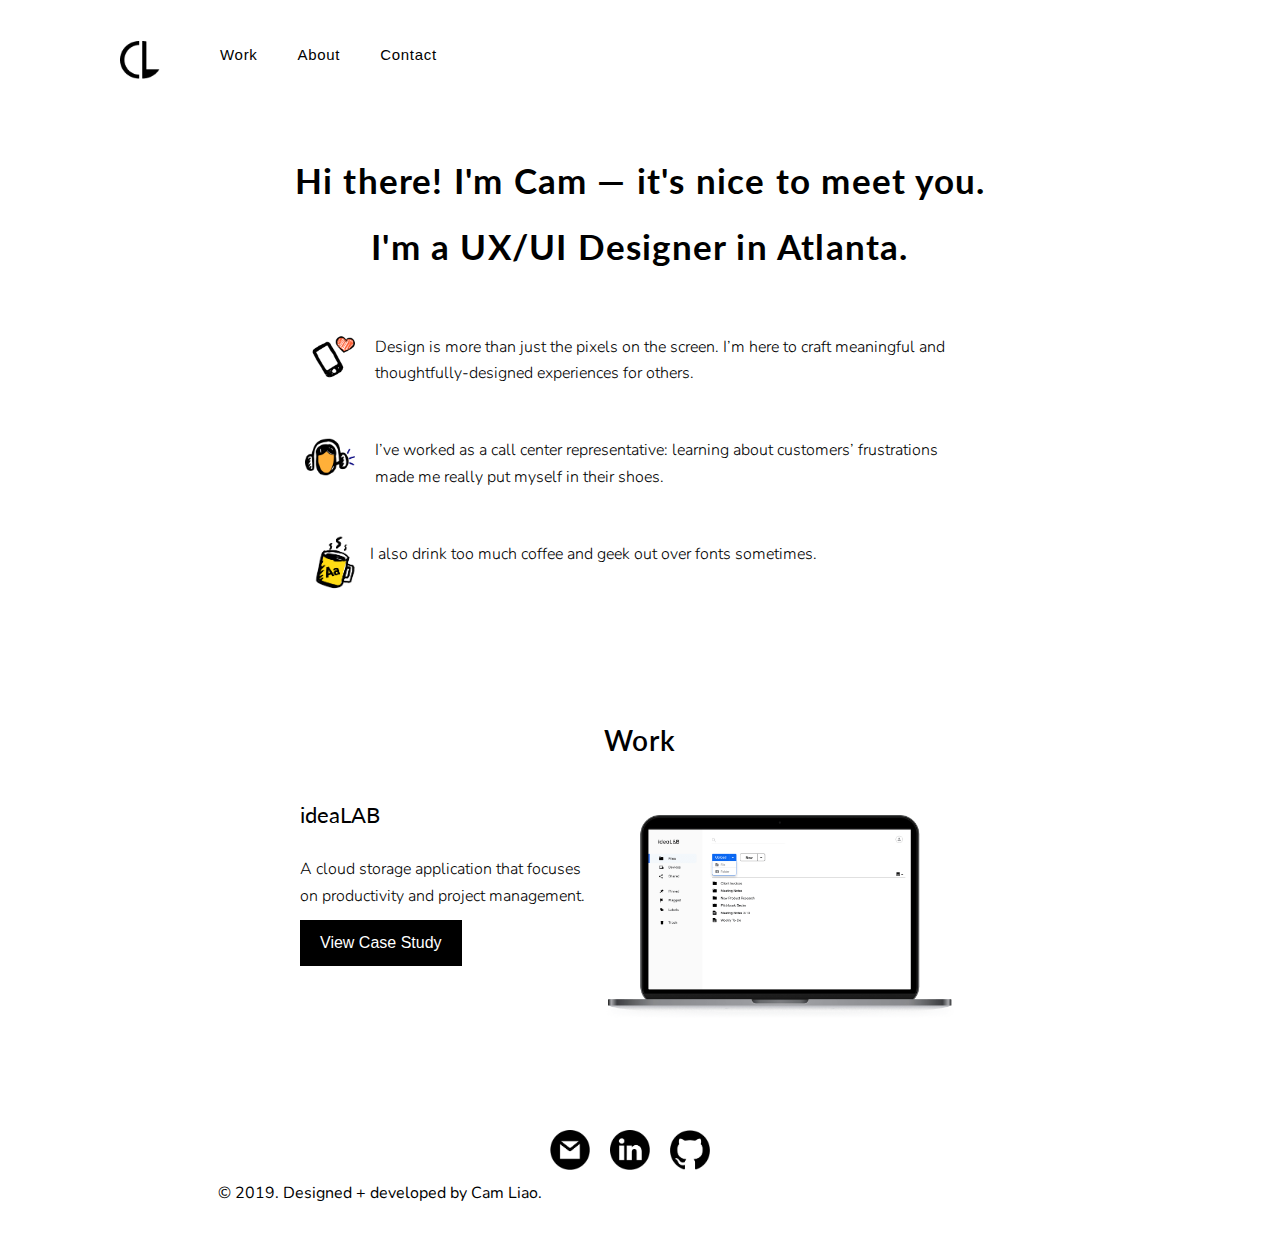
<file: index.html>
<!DOCTYPE html>
<html lang="en">

  <head>
    <title>Portfolio | Cam Liao</title>
    <meta charset="UTF-8">
    <meta name="viewport" content="width=device-width, initial-scale=1">

    <!-- Fonts-->
    <link href="https://fonts.googleapis.com/css?family=Lato:100,200,300,400,500,700,900" rel="stylesheet">
    <link rel="stylesheet" type="text/css" href="//fonts.googleapis.com/css?family=Nunito:100,200,300,400,500,600,700" />

    <!-- CSS -->
    <link rel="stylesheet" href="styles/reset.css">
    <link rel="stylesheet" href="styles/main.css">
    <link rel="stylesheet" href="styles/home.css">
    <link rel="stylesheet" href="styles/about.css">
    <link rel="stylesheet" href="styles/ideaLAB.css">

  </head>


    <!-- Navigation -->

    <div class="header">
      <nav class="nav-links">
      <a class="logo" href="index.html">
        <img class="icon-logo" src="images/personal-logo.png"  alt="Cam logo" srcset="images/personal-logo.png 2x">
      </a>


      <a class="nav-links" href="ideaLAB.html">Work</a>
      <a class="nav-links" href="about.html">About</a>
      <a class="nav-links" href="contact.html">Contact</a>

    </nav>
    </div>

    <!-- Intro section -->
    <body>
    <header class="header-home">
      <div class="intro-statement">
        <h1 class="intro">Hi there!  I'm Cam — it's nice to meet you.<h1>
        <h1 class="intro">I'm a UX/UI Designer in Atlanta.</h1>
     </div>


     <div class="intro-subgroup">
        <div class="nestedgrid">
          <img class="icon-intro" src="images/icon-phone.png" alt="Phone icon" srcset="images/icon-phone.png 2x">
          <p class="intro-fact"> Design is more than just the pixels on the screen. I’m here to craft meaningful and thoughtfully-designed experiences for others.</p>
        </div>

        <div class="nestedgrid">
          <img class="icon-intro" src="images/icon-call-agent.png" alt="Call agent icon" srcset="images/icon-call-agent.png 2x">
          <p class="intro-fact">I’ve worked as a call center representative: learning about customers’ frustrations made me really put myself in their shoes.</p>
        </div>

        <div class="nestedgrid">
          <img class="icon-coffee" src="images/icon-coffee.png" alt="Coffee icon" srcset="images/icon-coffee.png 2x">
          <p class="intro-fact">I also drink too much coffee and geek out over fonts sometimes.</p>
        </div>
    </div>

    </header>

    <!-- Work -->
    <section class="work">
      <h2 class="work-heading">Work</h2>
      <div class="work-container">
        <div class="project-info">
            <h3 class="project-title">ideaLAB</h3>
            <p class="proj-description">A cloud storage application that focuses on productivity and project management.</p>
            <a class="button-case-study" href="ideaLAB.html">View Case Study</a>
        </div>

        <div class="mockup-wrapper">
        <img class="mockup-laptop" src="images/laptop-prototype-home.png" alt="Mockup" srcset="images/laptop-prototype-home.png 2x">
      </div>
    </div>
   </section>

   <!-- Footer -->
   <footer>
     <span class="footer-line"></span>
       <ul class="footer-links">
         <div class="content-wrapper"
         <li><a href="mailto:camkliao@gmail.com" target="_blank">
           <img class="icon-footer" src="images/icon-gmail.png" alt="Gmail icon" srcset="images/icon-gmail.png 2x"></a>
         </li>
         </div>

         <div class="content-wrapper">
         <li><a href="https://www.linkedin.com/in/camliao/" target="_blank">
           <img class="icon-footer" src="images/icon-linkedin.png" alt="LinkedIn icon" srcset="images/icon-linkedin.png 2x"></a>
         </li>
         </div>

         <div class="content-wrapper">
         <li><a href="https://github.com/camliao" target="_blank">
           <img class="icon-footer" src="images/icon-github.png" alt="Github icon" srcset="images/icon-github.png 2x"></a>
         </li>
         </div>

       </ul>
       <p class="copyright">© 2019. Designed + developed by Cam Liao.</p>
   </footer>


  </body>
</html>
</file>
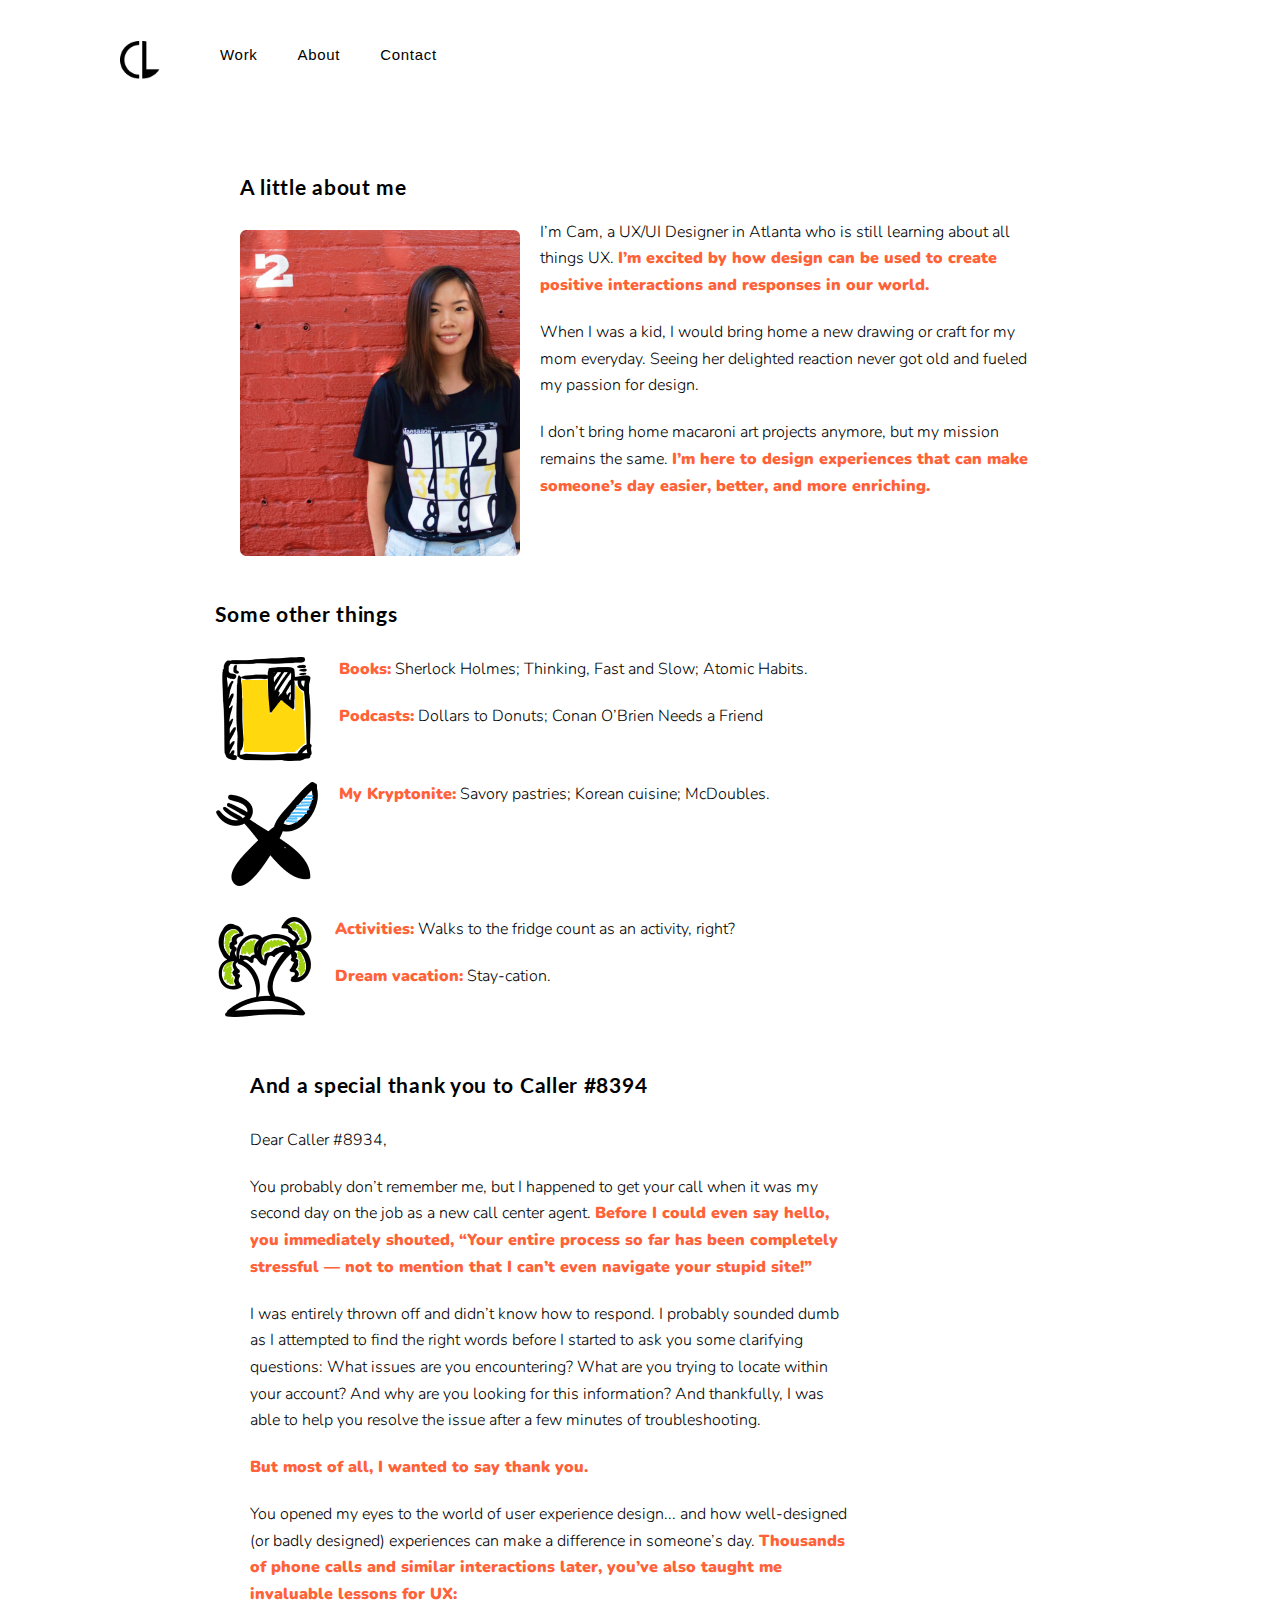
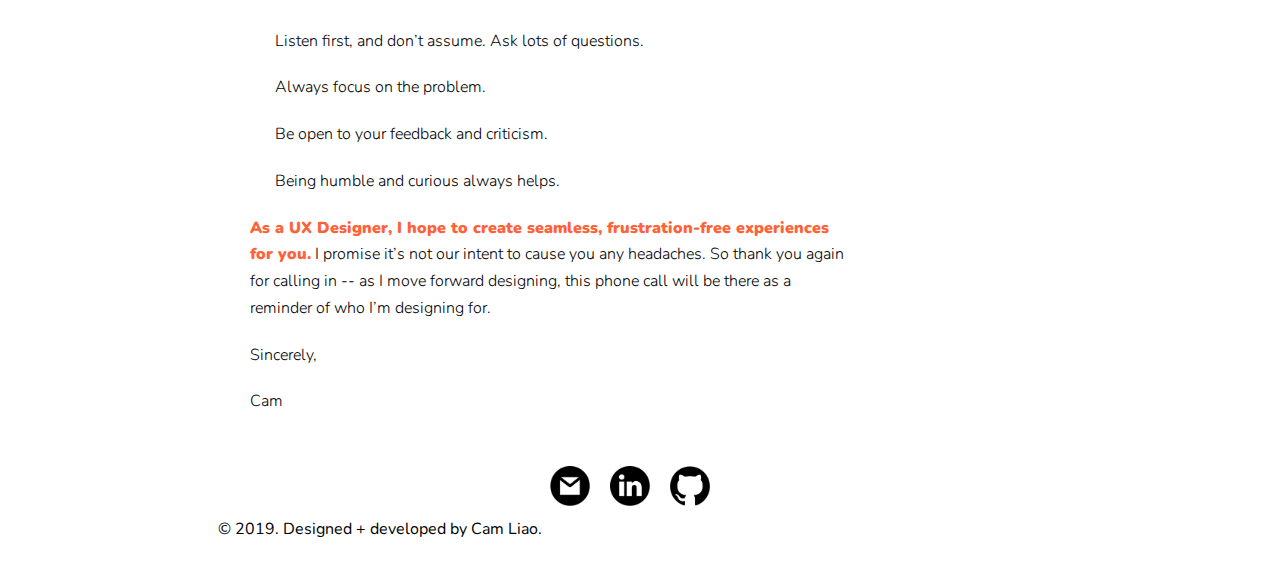
<file: about.html>
<!DOCTYPE html>
<html lang="en">

<head>
  <title>Portfolio | Cam Liao</title>
  <meta charset="UTF-8">
  <meta name="viewport" content="width=device-width, initial-scale=1">

  <!-- Fonts-->
  <link href="https://fonts.googleapis.com/css?family=Lato:100,200,300,400,500,700,900" rel="stylesheet">
  <link rel="stylesheet" type="text/css" href="//fonts.googleapis.com/css?family=Nunito:100,200,300,400,500,600,700" />

  <!-- CSS -->
  <link rel="stylesheet" href="styles/reset.css">
  <link rel="stylesheet" href="styles/main.css">
  <link rel="stylesheet" href="styles/home.css">
  <link rel="stylesheet" href="styles/about.css">
  <link rel="stylesheet" href="styles/ideaLAB.css">

</head>


  <!-- Navigation -->

  <div class="header">
    <nav class="nav-links">
    <a class="logo" href="index.html">
      <img class="icon-logo" src="images/personal-logo.png"  alt="Cam logo" srcset="images/personal-logo.png 2x">
    </a>


    <a class="nav-links" href="ideaLAB.html">Work</a>
    <a class="nav-links" href="about.html">About</a>
    <a class="nav-links" href="contact.html">Contact</a>

  </nav>
  </div>

<body>
<main>
<!-- A little about me -->
<section id="about-me" class="grid">

  <div class="content-wrapper-1">
  <h2 class="content-heading">A little about me</h2>
    <img class="about-me-picture" src="images/personal-photo.jpg" alt="Cam" srcset="images/personal-photo.jpg 2x">
  </div>

  <div class="content-wrapper-2">
    <p class="about-me-paragraph">I’m Cam, a UX/UI Designer in Atlanta who is still learning about all things UX. <strong>I’m excited by how design can be used to create positive interactions and responses in our world.</strong></p>
    <p class="about-me-paragraph">When I was a kid, I would bring home a new drawing or craft for my mom everyday. Seeing her delighted reaction never got old and fueled my passion for design.</p>
    <p class="about-me-paragraph">I don’t bring home macaroni art projects anymore, but my mission remains the same. <strong>I’m here to design experiences that can make someone’s day easier, better, and more enriching.</strong></p>
  </div>

</section>

<!-- Some other things -->
<section id="fun-facts" class="grid">
  <h2 class="content-heading">Some other things</h2>

    <div class="fun-facts-wrapper">
    <div id="books">
      <img class="icon-book" src="images/icon-book.png" alt="Book icon" srcset="images/icon-book.png 2x">
      <div class="content-wrapper">
      <p class="favorite-books" class="fun-fact"><strong>Books:</strong> Sherlock Holmes; Thinking, Fast and Slow; Atomic Habits.</p>
      <p class="favorite-podcasts"><strong>Podcasts:</strong> Dollars to Donuts; Conan O’Brien Needs a Friend</p>
      </div>
    </div>

    <div id="kryptonite">
      <img class="icon-utensils" src="images/icon-utensils.png" alt="Utensil icon" srcset="images/icon-utensils.png 2x">
      <p class="my-kryptonite"><strong>My Kryptonite:</strong> Savory pastries; Korean cuisine; McDoubles.</p>
    </div>

    <div id="vacation">
      <img class="icon-tree" src="images/icon-tree.png" alt="tree icon" srcset="images/icon-tree.png 2x">
      <div class="content-wrapper">
        <p class="activities"><strong>Activities:</strong> Walks to the fridge count as an activity, right?</p>
        <p class="activities"><strong>Dream vacation:</strong> Stay-cation.</p>
      </div>
    </div>
    </div>

</section>


<!-- Letter -->
<section id="caller-letter" class="grid">
    <div class="content-wrapper">
      <h2 class="content-heading">And a special thank you to Caller #8394</h2>
      <div class="letter-body">
      <p>Dear Caller #8934,</p>
      <p>You probably don’t remember me, but I happened to get your call when it was my second day on the job as a new call center agent. <strong>Before I could even say hello, you immediately shouted, “Your entire process so far has been completely stressful — not to mention that I can’t even navigate your stupid site!”</strong></p>
      <p>I was entirely thrown off and didn’t know how to respond. I probably sounded dumb as I attempted to find the right words before I started to ask you some clarifying questions: <i>What issues are you encountering? What are you trying to locate within your account? And why are you looking for this information?</i> And thankfully, I was able to help you resolve the issue after a few minutes of troubleshooting.</p>
      <p><strong>But most of all, I wanted to say thank you. </strong></p>
      <p>You opened my eyes to the world of user experience design... and how well-designed (or badly designed) experiences can make a difference in someone’s day. <strong>Thousands of phone calls and similar interactions later, you’ve also taught me invaluable lessons for UX:</strong></p>

         <span class="vertical-divider"></span>
         <p class="lesson">Listen first, and don’t assume. Ask lots of questions.</p>
         <p class="lesson">Always focus on the problem.</p>
         <p class="lesson">Be open to your feedback and criticism.</p>
         <p class="lesson">Being humble and curious always helps.</p>

      <p><strong>As a UX Designer, I hope to create seamless, frustration-free experiences for you.</strong> I promise it’s not our intent to cause you any headaches. So thank you again for calling in -- as I move forward designing, this phone call will be there as a reminder of who I’m designing for.</p>

    <p>Sincerely,</p>
    <p>Cam</p>
    </div>
    </div>
</section>

<!-- Footer -->
<footer>
  <span class="footer-line"></span>
    <ul class="footer-links">
      <div class="content-wrapper"
      <li><a href="mailto:camkliao@gmail.com" target="_blank">
        <img class="icon-footer" src="images/icon-gmail.png" alt="Gmail icon" srcset="images/icon-gmail.png 2x"></a>
      </li>
      </div>

      <div class="content-wrapper">
      <li><a href="https://www.linkedin.com/in/camliao/" target="_blank">
        <img class="icon-footer" src="images/icon-linkedin.png" alt="LinkedIn icon" srcset="images/icon-linkedin.png 2x"></a>
      </li>
      </div>

      <div class="content-wrapper">
      <li><a href="https://github.com/camliao" target="_blank">
        <img class="icon-footer" src="images/icon-github.png" alt="Github icon" srcset="images/icon-github.png 2x"></a>
      </li>
      </div>

    </ul>
    <p class="copyright">© 2019. Designed + developed by Cam Liao.</p>
</footer>
</main>

</body>
</html>


</main>
</body>
</file>
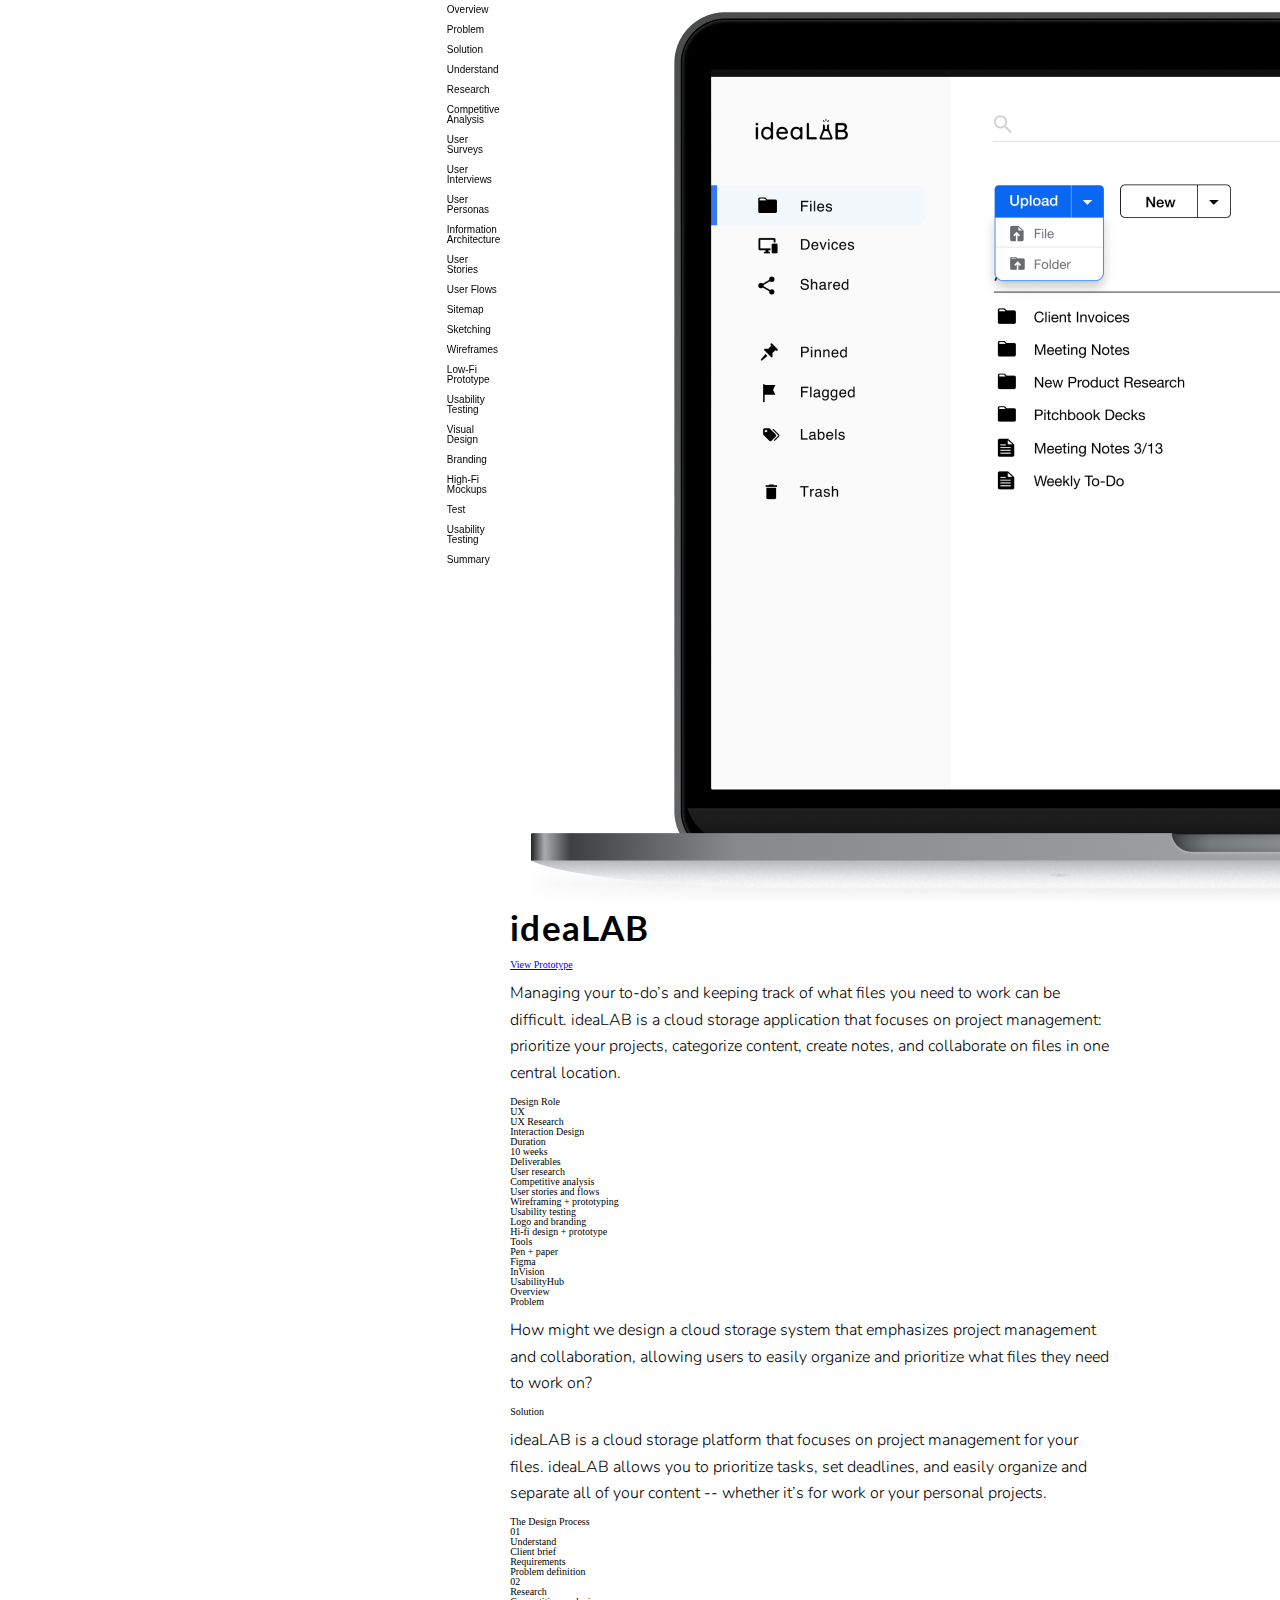
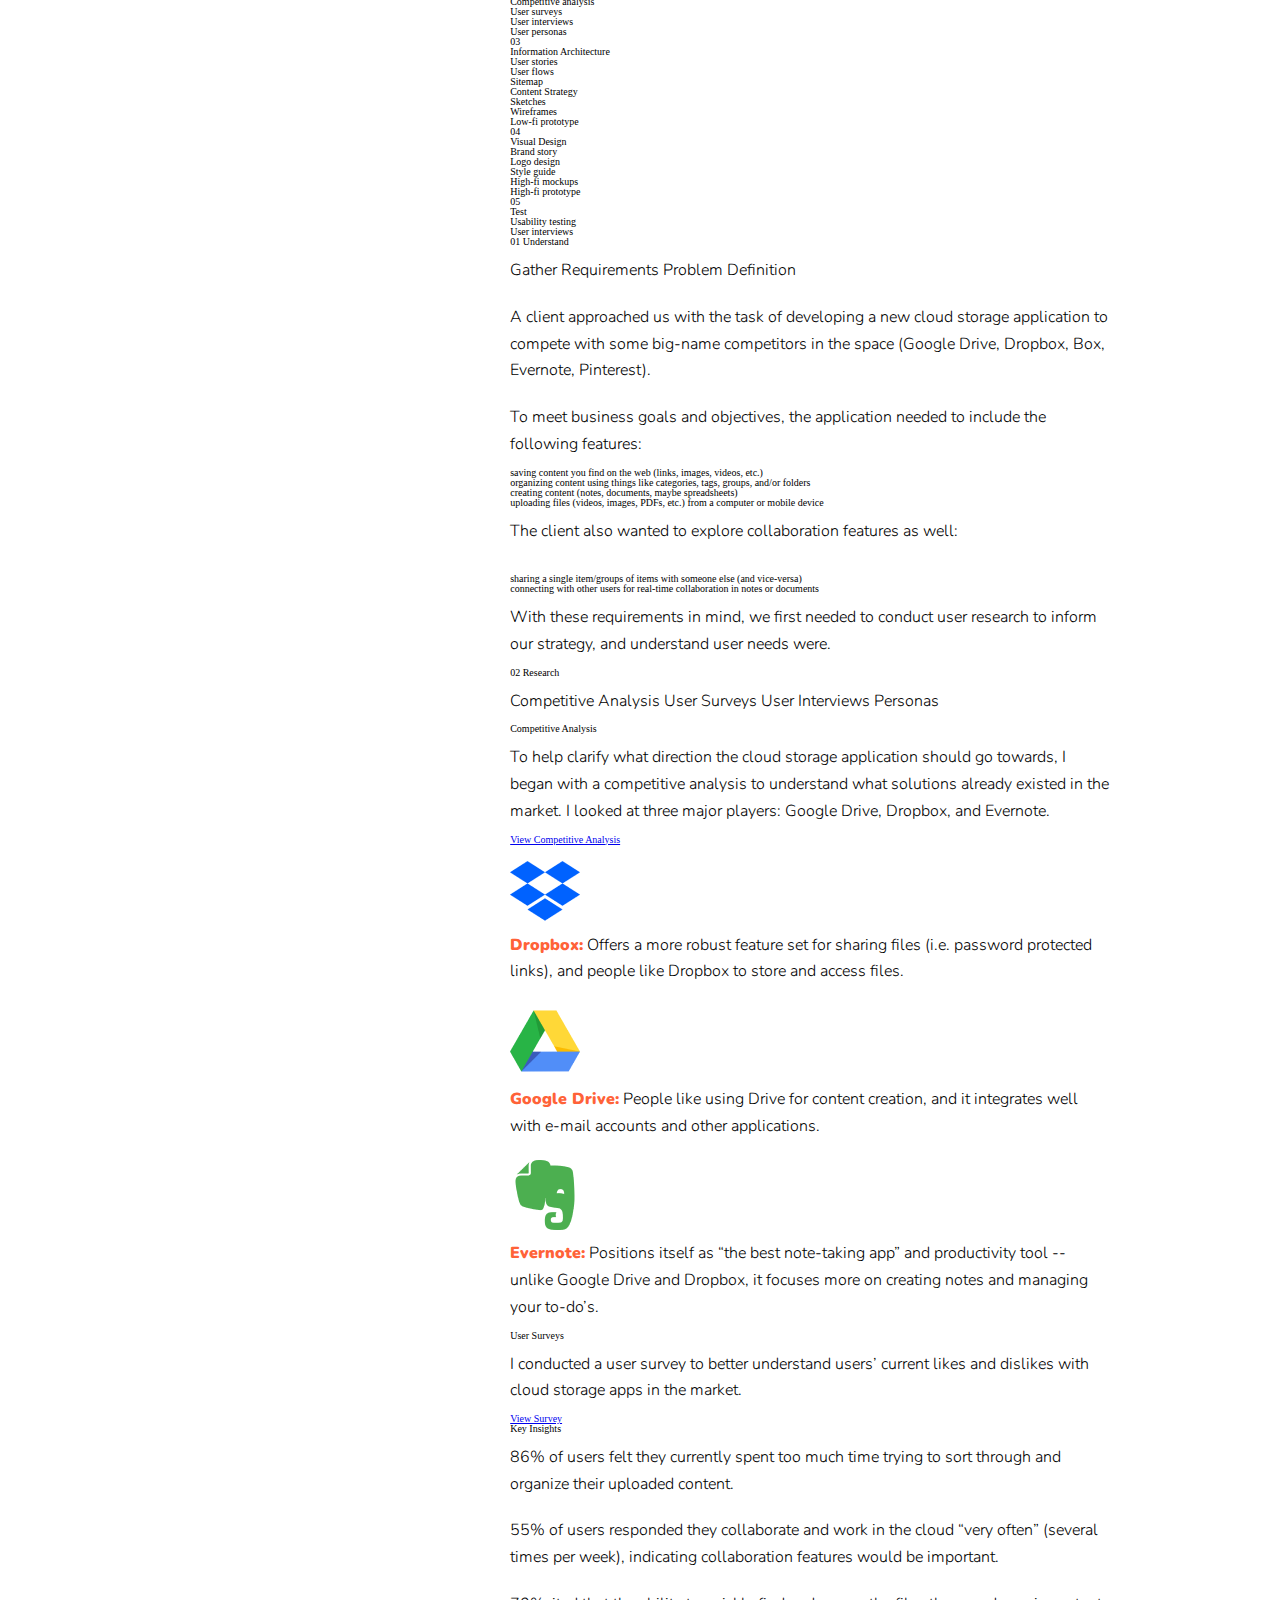
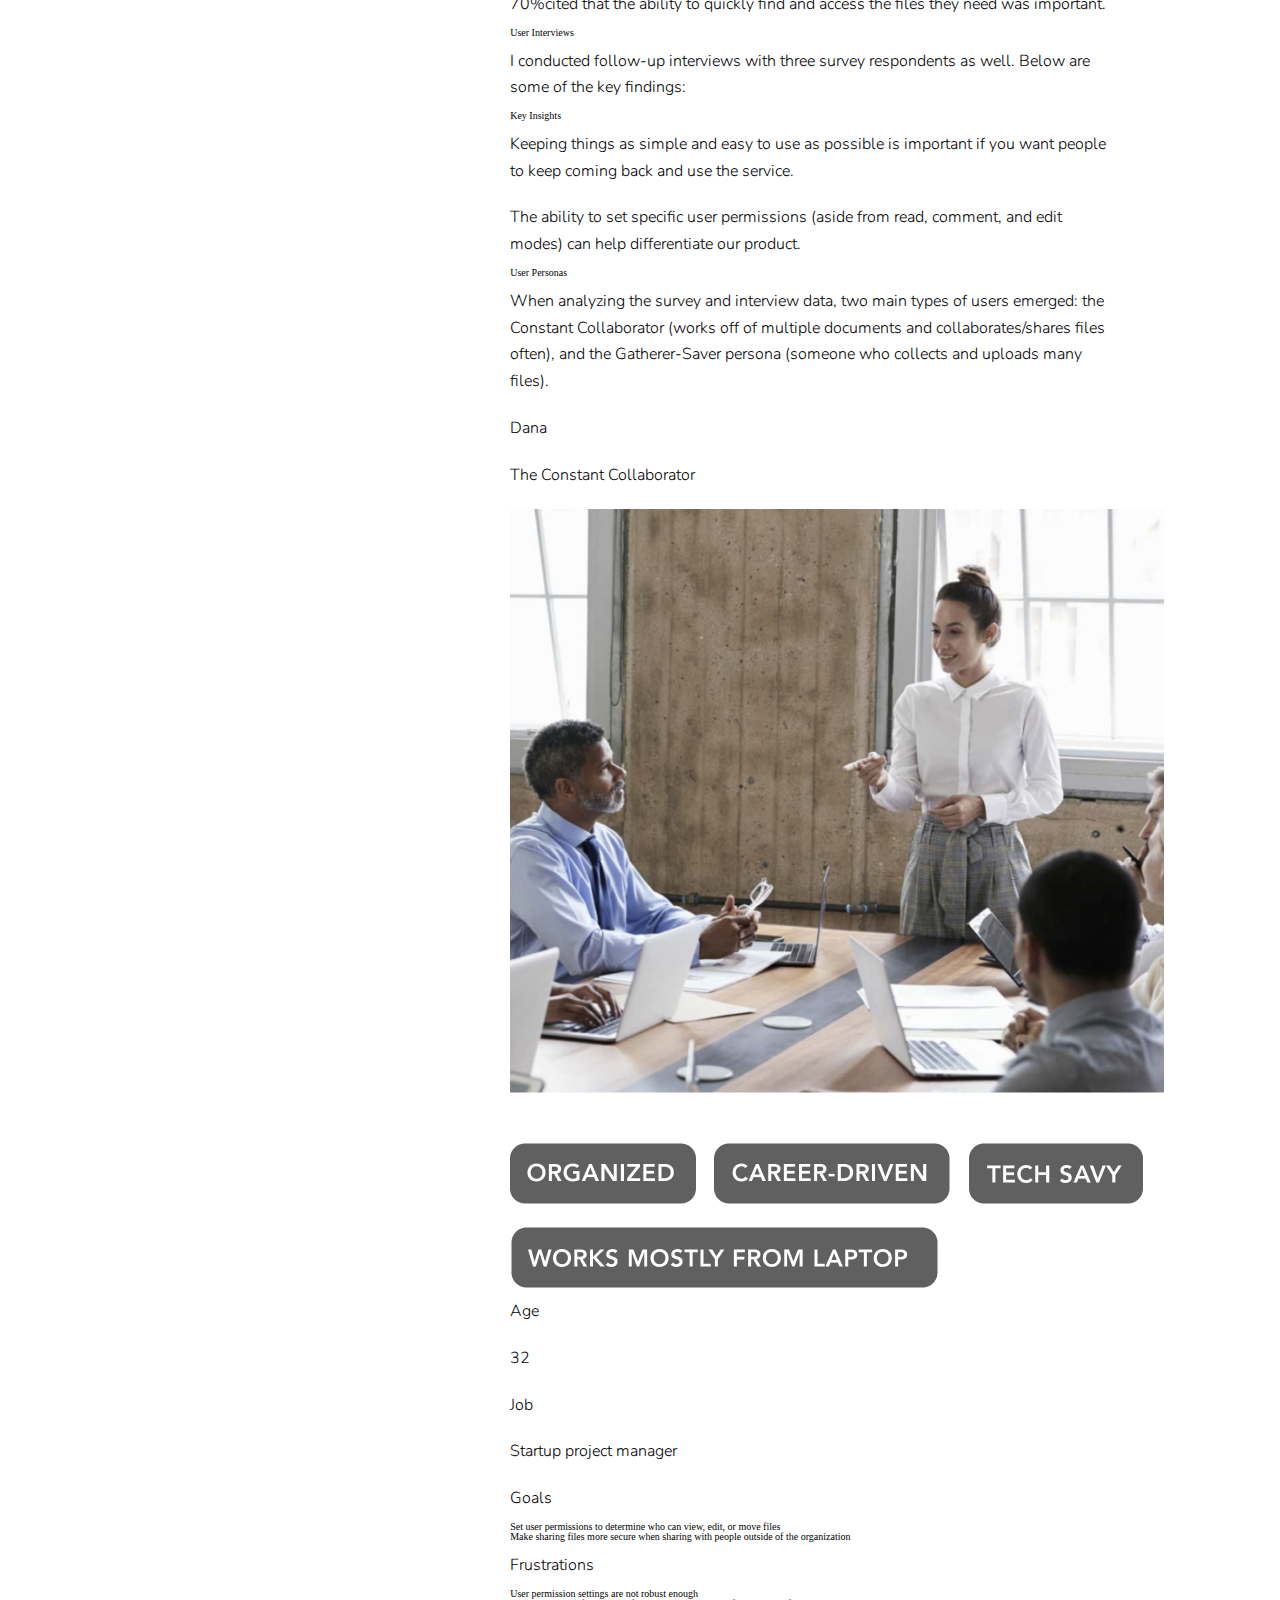
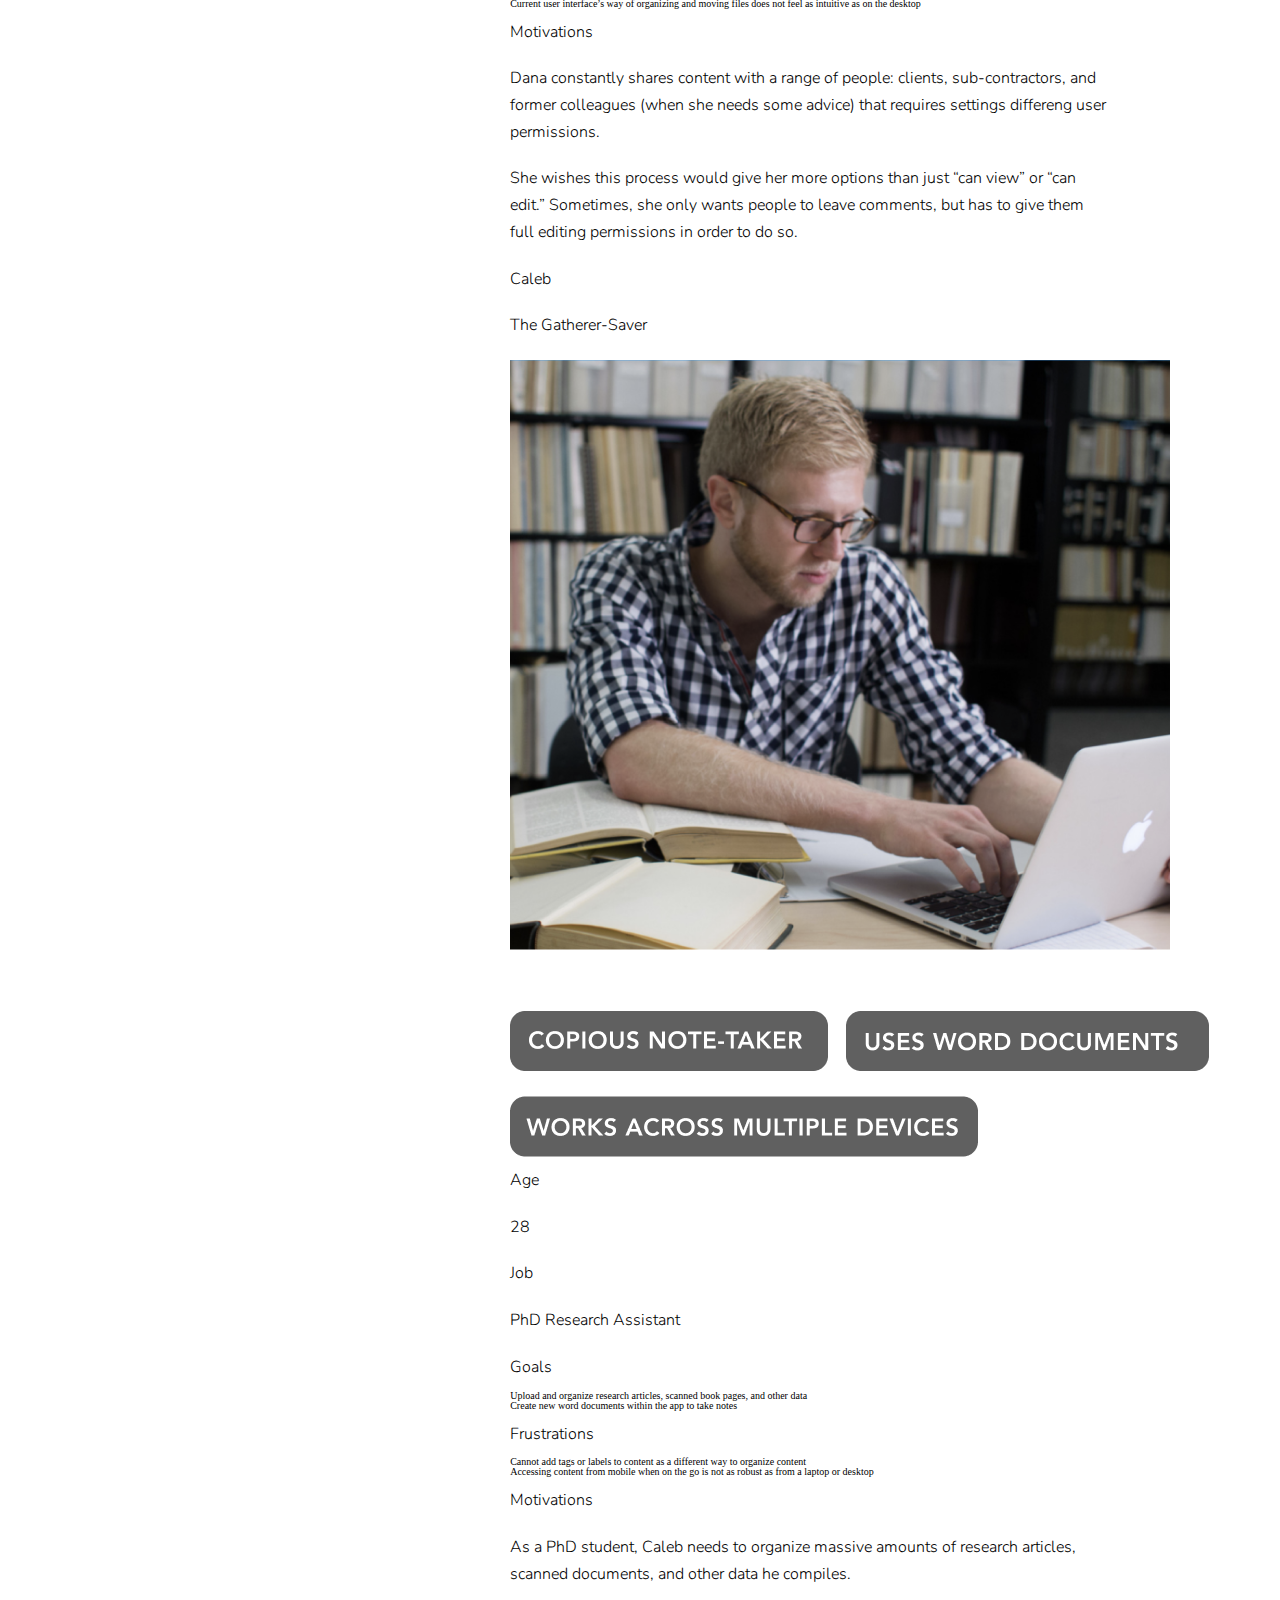
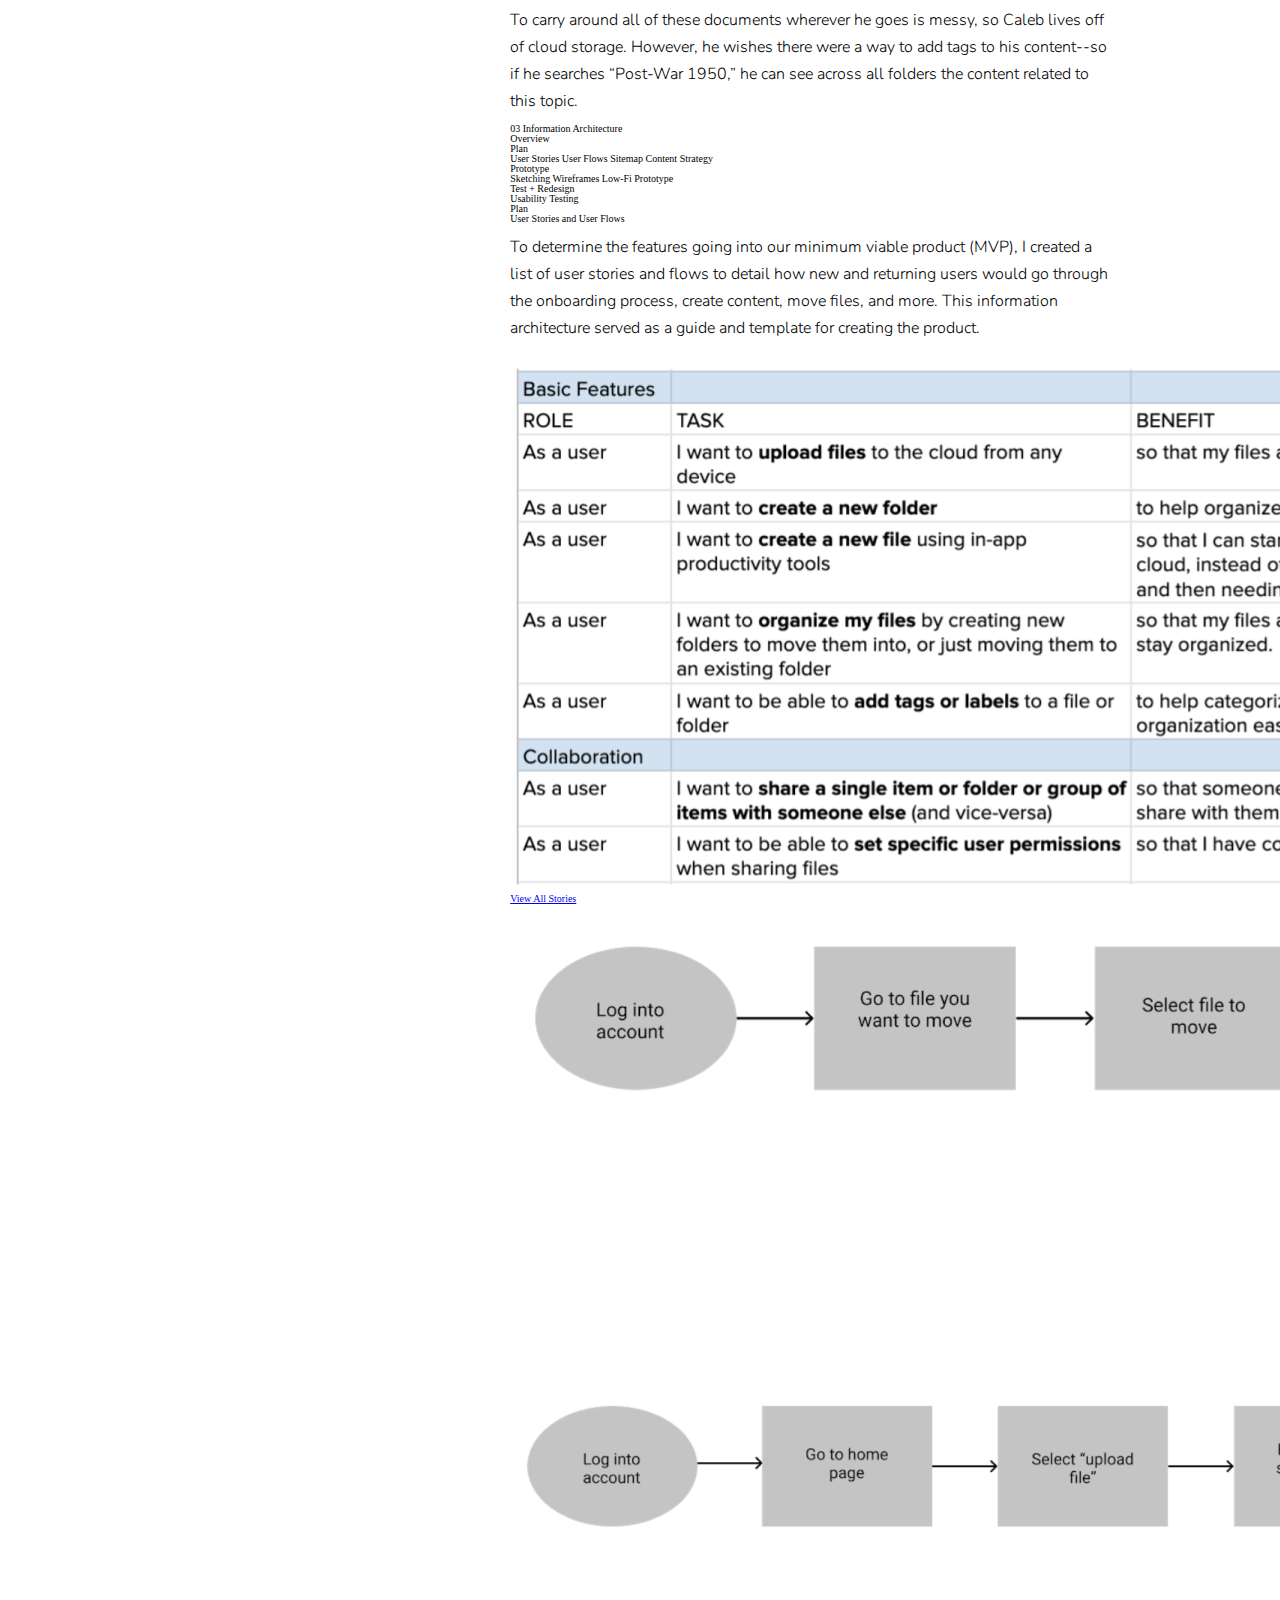
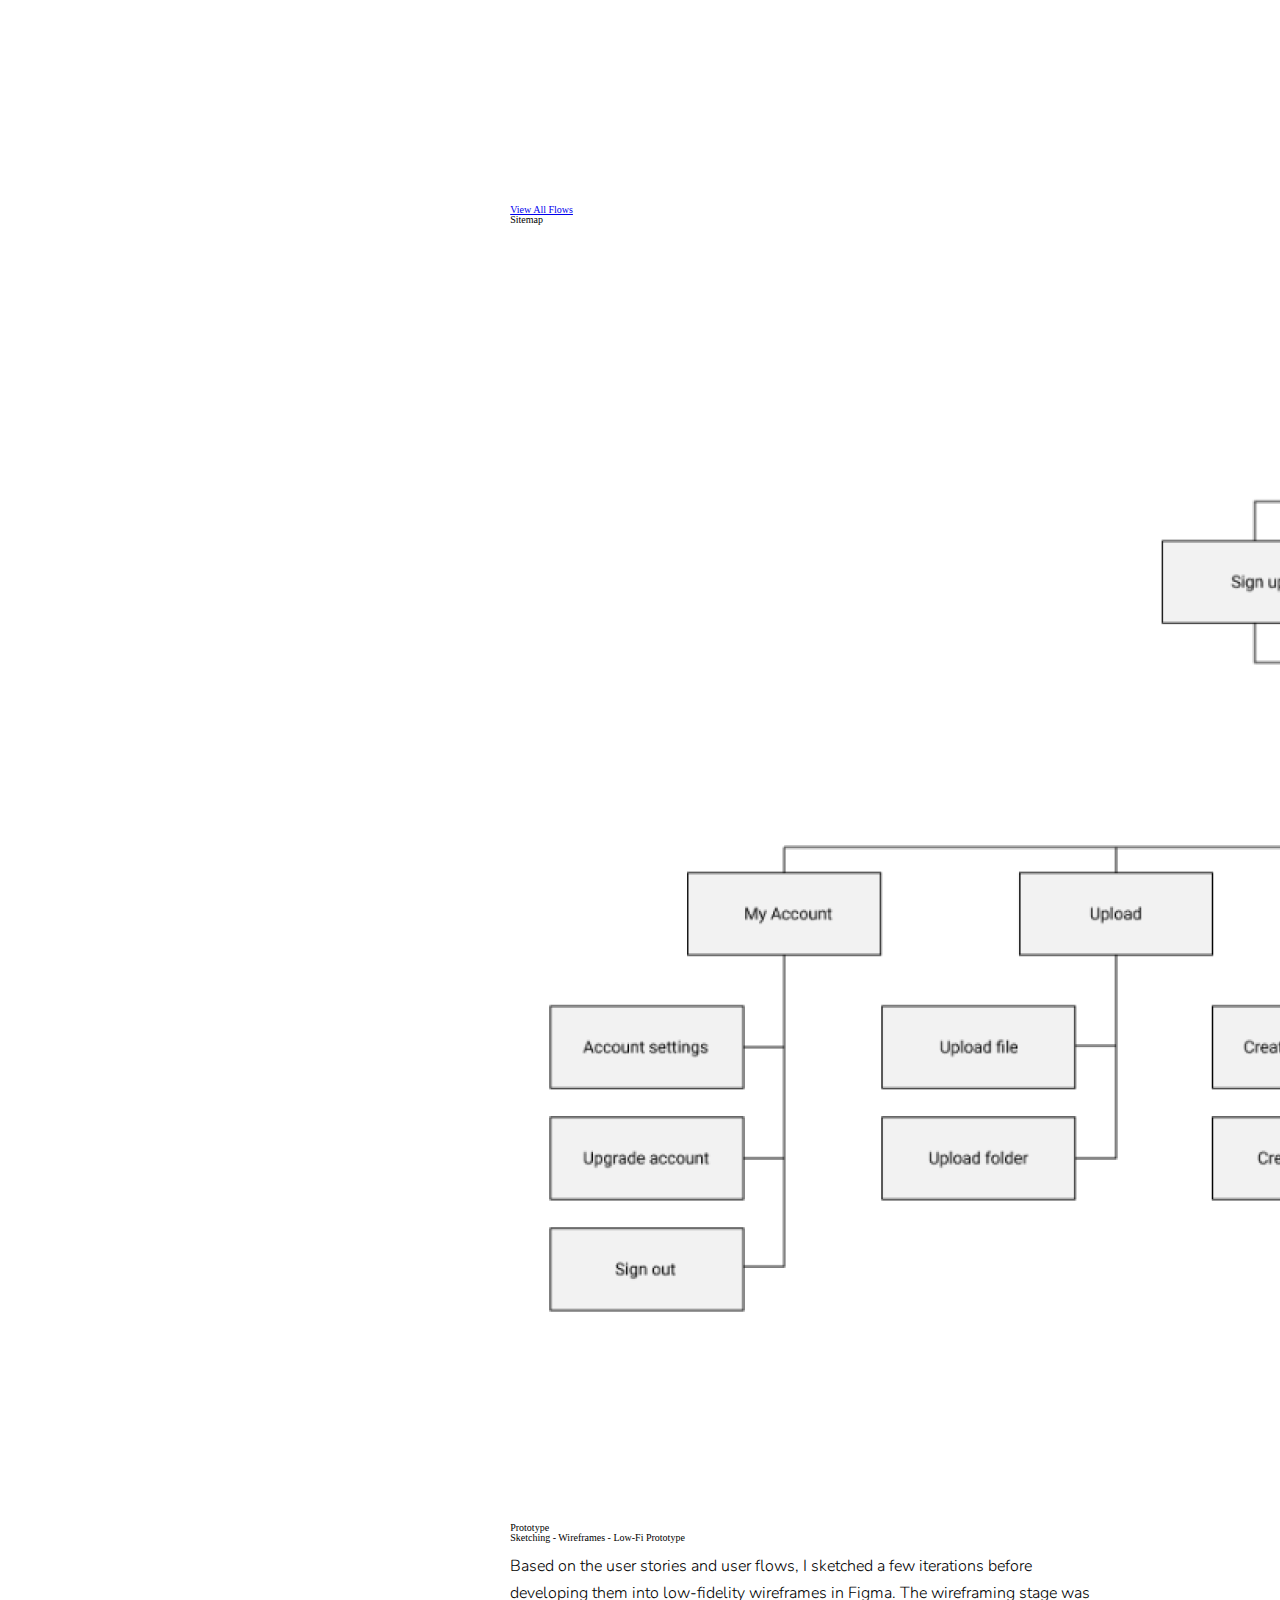
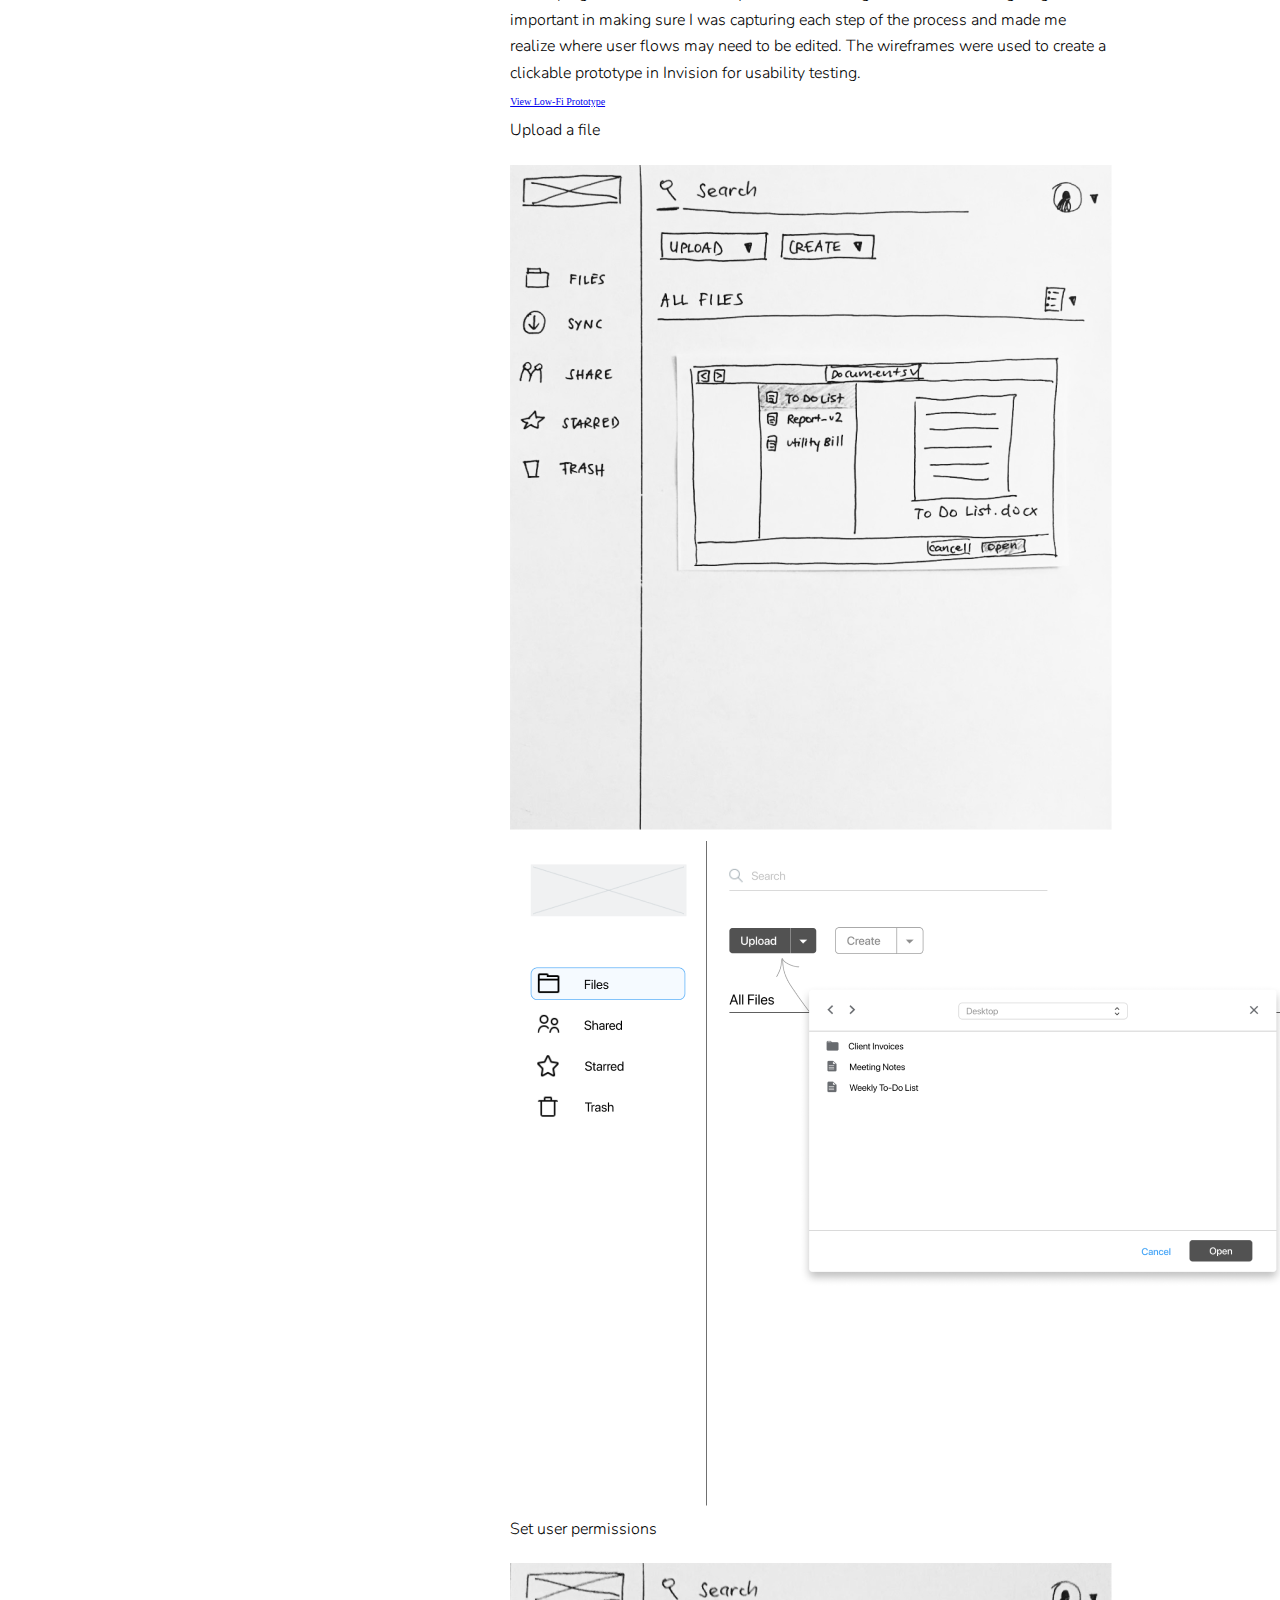
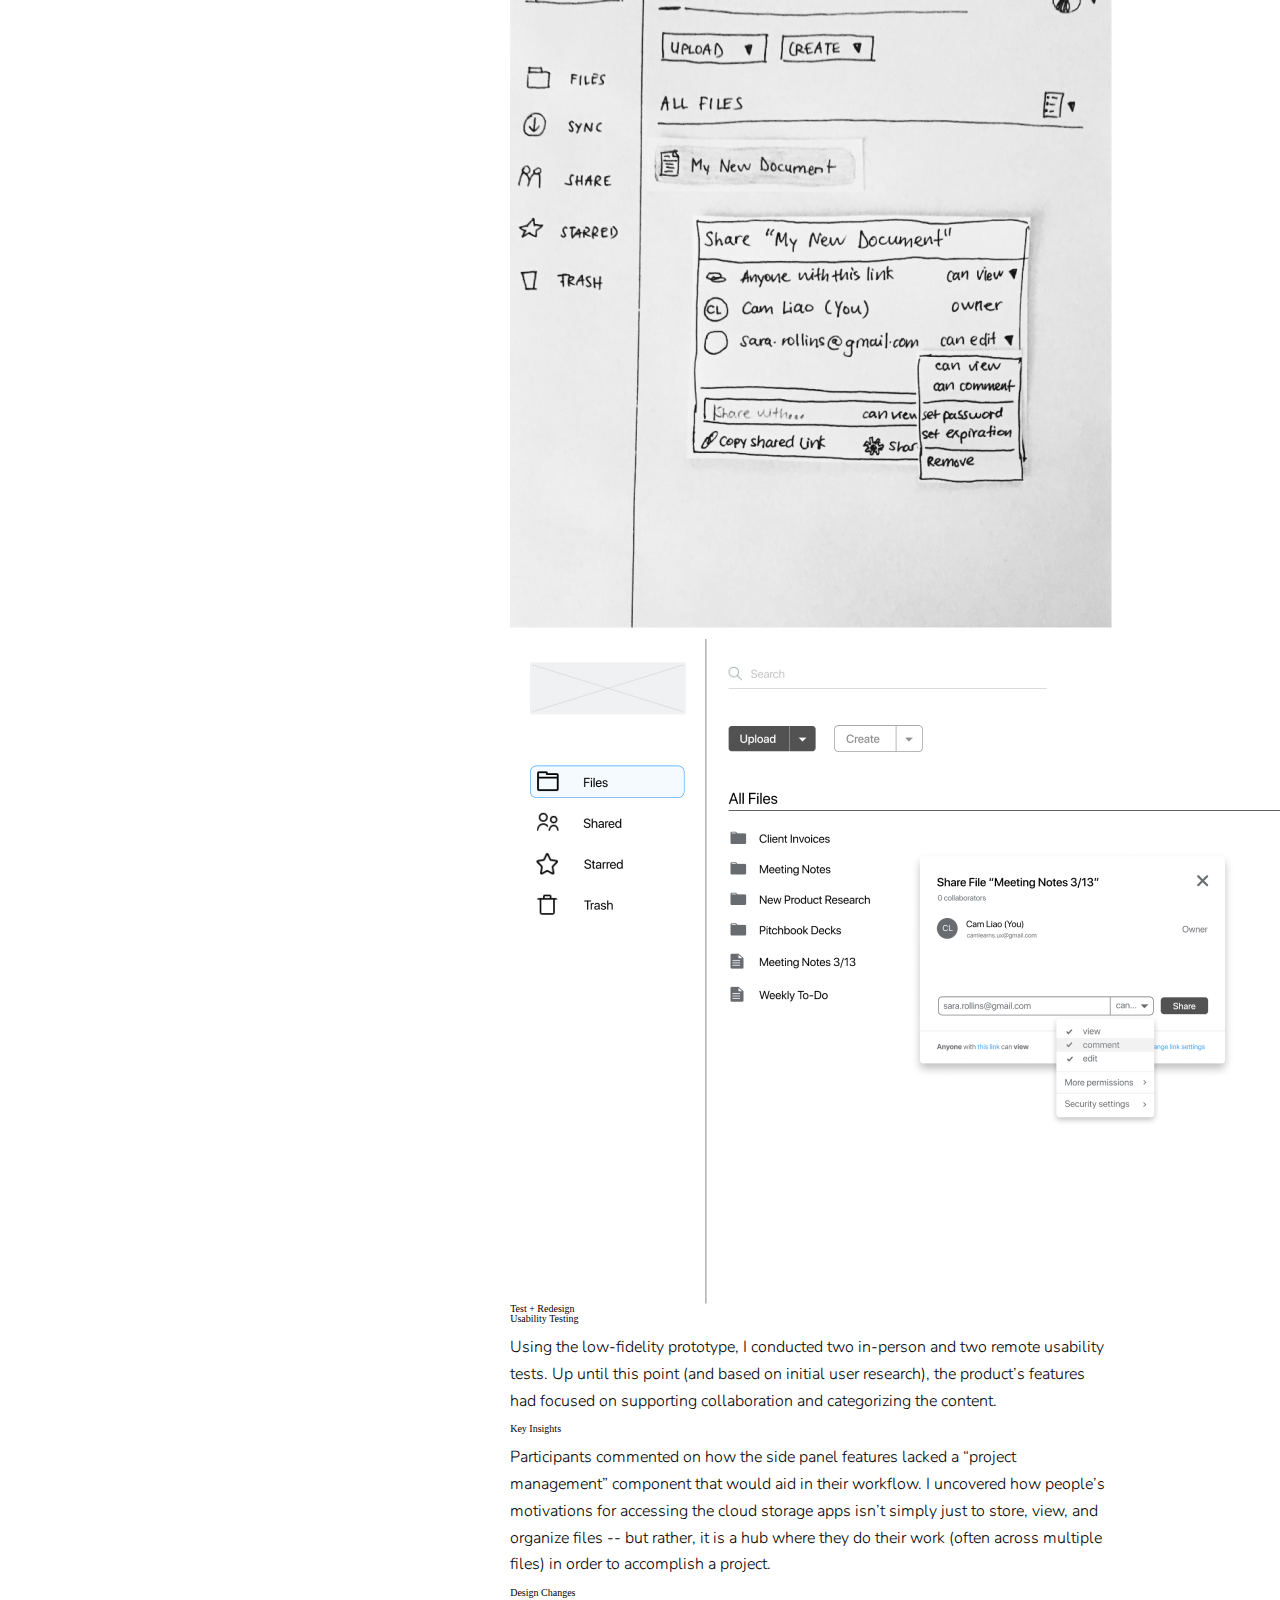
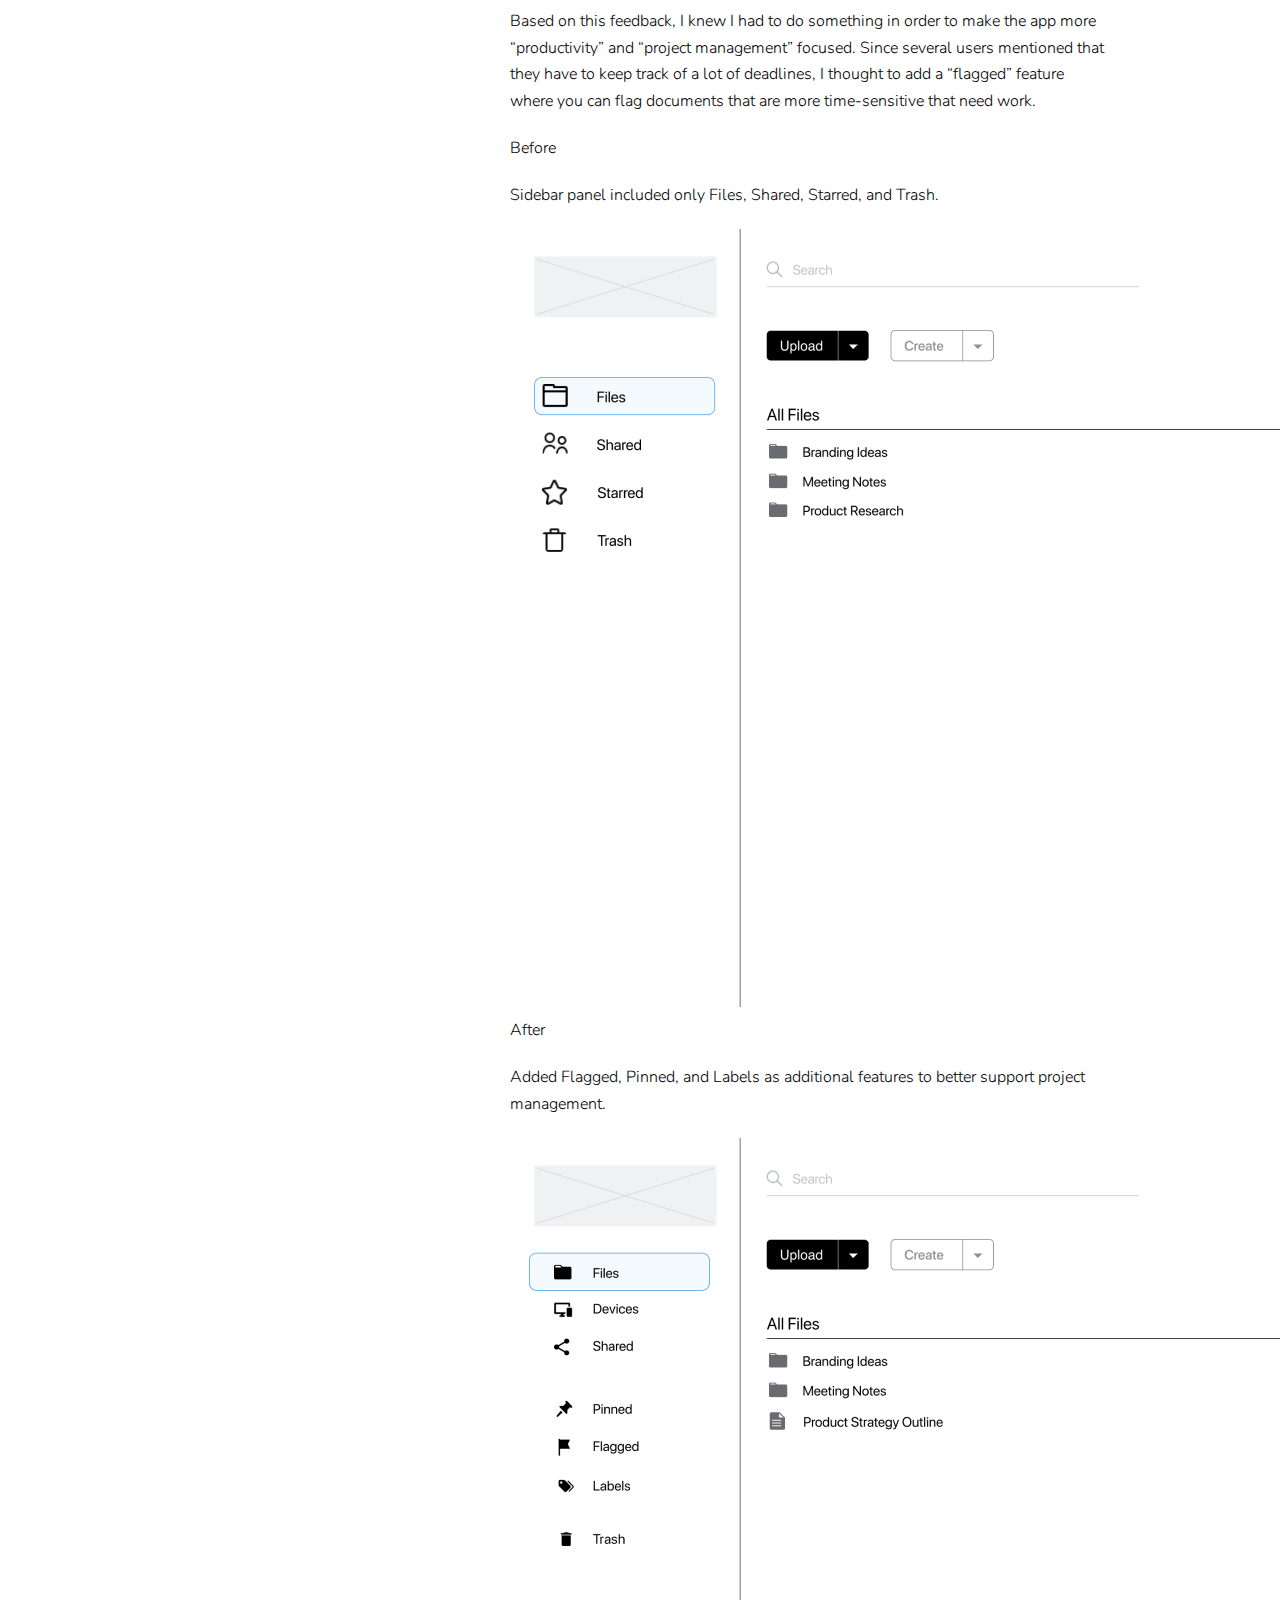
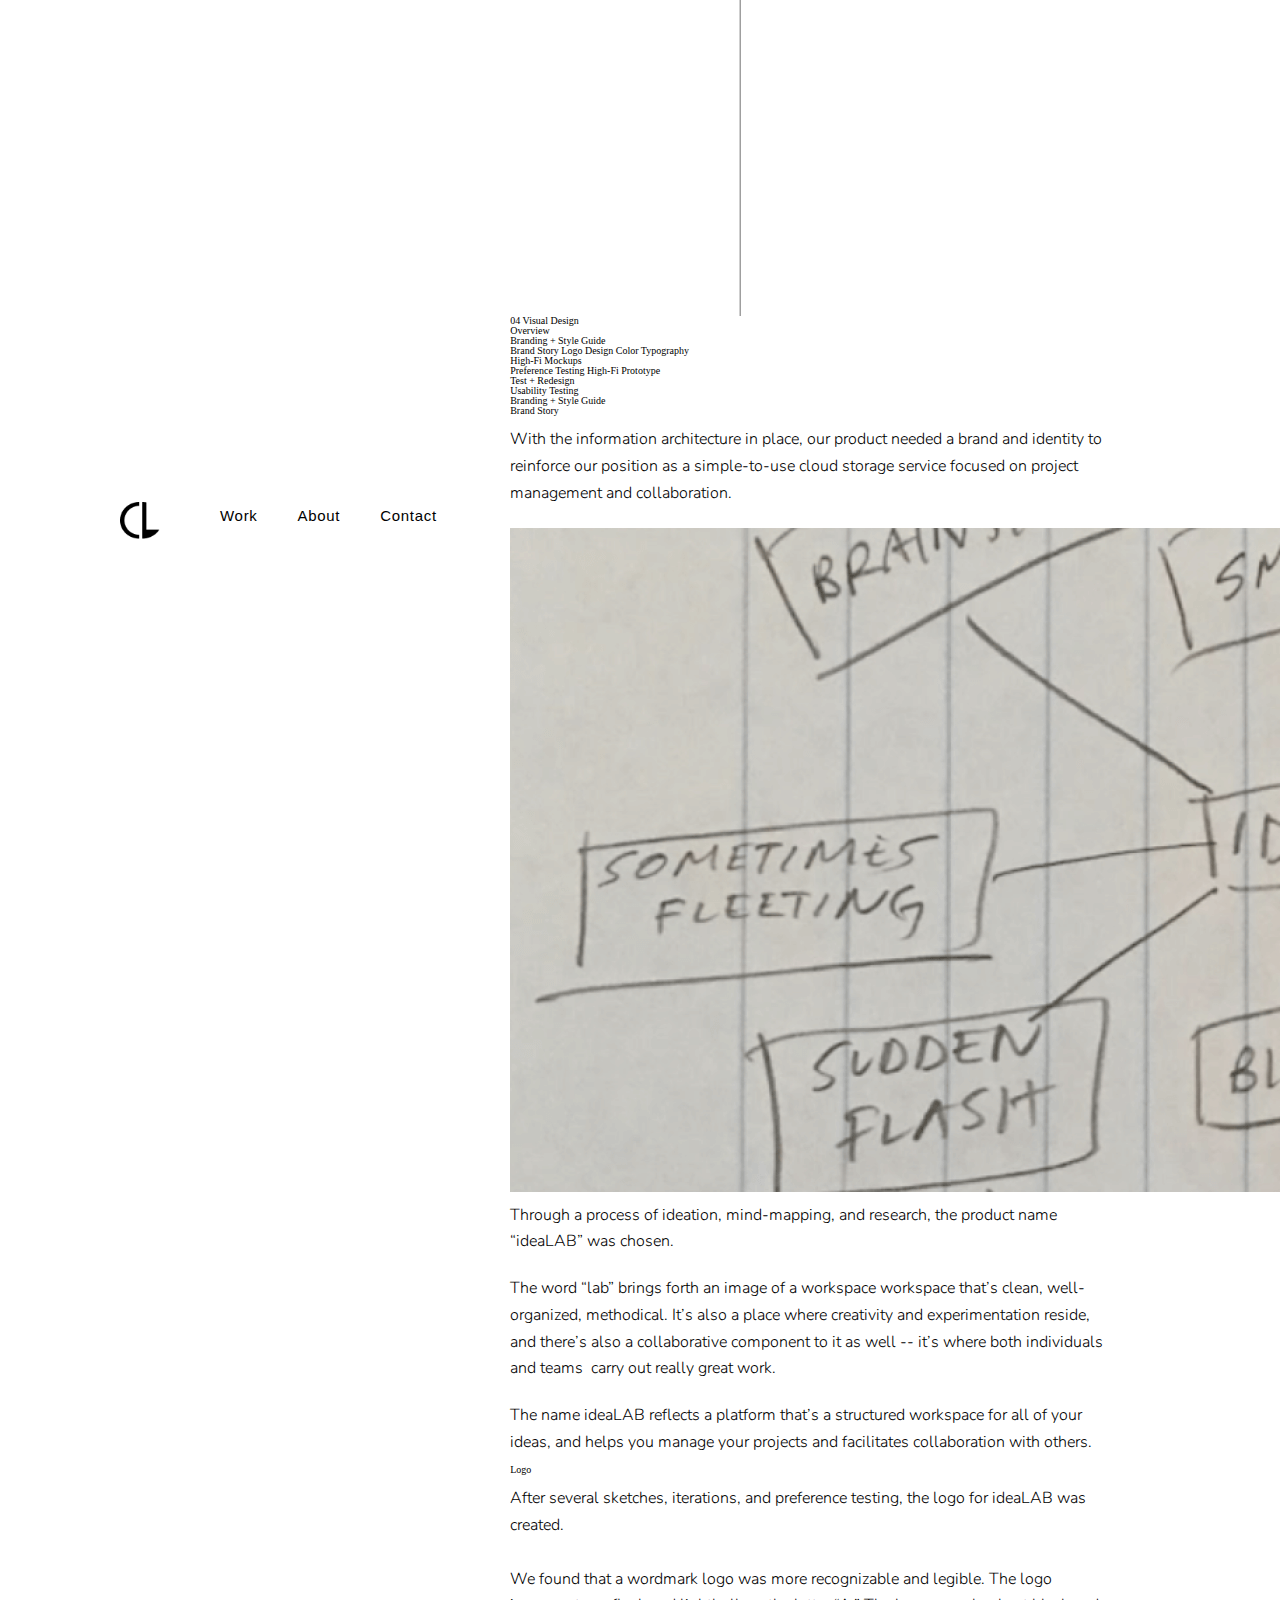
<file: ideaLAB.html>
<!DOCTYPE html>
<html lang="en">

<head>
  <title>Portfolio | Cam Liao</title>
  <meta charset="UTF-8">
  <meta name="viewport" content="width=device-width, initial-scale=1">

  <!-- Fonts-->
  <link href='http://fonts.googleapis.com/css?family=Lato&subset=latin,latin-ext' rel='stylesheet' type='text/css'>
  <link rel="stylesheet" type="text/css" href="//fonts.googleapis.com/css?family=Nunito" />

  <!-- CSS -->
  <link rel="stylesheet" href="styles/reset.css">
  <link rel="stylesheet" href="styles/main.css">
  <link rel="stylesheet" href="styles/home.css">
  <link rel="stylesheet" href="styles/about.css">
  <link rel="stylesheet" href="styles/ideaLAB.css">
</head>


  <!-- Navigation -->

  <div class="header">
    <nav class="nav-links">
    <a class="logo" href="index.html">
      <img class="icon-logo" src="images/personal-logo.png"  alt="Cam logo" srcset="images/personal-logo.png 2x">
    </a>


    <a class="nav-links" href="ideaLAB.html">Work</a>
    <a class="nav-links" href="about.html">About</a>
    <a class="nav-links" href="contact.html">Contact</a>

  </nav>
  </div>

<body class="ideaLAB">
  <!-- Sticky side menu -->
  <nav class="menu">
    <ul class="sticky">
      <!-- Overview -->
      <li><a href="#overview">Overview</a>
        <ul>
          <li><a href="#problem">Problem</a></li>
          <li><a href="#solution">Solution</a></li>
        </ul>
      </li>

      <!-- Understand -->
      <li><a href="#understand">Understand</a></li>

      <li><a href="#research">Research</a>
        <ul>
          <li><a href="#competitive-analysis">Competitive Analysis</a></li>
          <li><a href="#user-surveys">User Surveys</a></li>
          <li><a href="#user-interviews">User Interviews</a></li>
          <li><a href="#user-personas">User Personas</a></li>
        </ul>
      </li>

      <!-- Information Architecture -->
      <li><a href="#information-architecture">Information Architecture</a>
        <ul>
          <li><a href="#userStoriesAndFlows">User Stories</a></li>
          <li><a href="#userStoriesAndFlows">User Flows</a></li>
          <li><a href="#sitemap">Sitemap</a></li>
          <li><a href="#prototype">Sketching</a></li>
          <li><a href="#prototype">Wireframes</a></li>
          <li><a href="#prototype">Low-Fi Prototype</a></li>
          <li><a href="#usability-testing-1">Usability Testing</a></li>
        </ul>
      </li>

      <!-- Visual Design -->
      <li><a href="#visual-design">Visual Design</a>
        <ul>
          <li><a href="#branding">Branding</a></li>
          <li><a href="#mockups">High-Fi Mockups</a></li>
        </ul>
      </li>

      <!-- Test -->
      <li><a href="#test">Test</a>
        <ul>
          <li><a href="#usability-testing-2">Usability Testing</a></li>
        </ul>
      </li>

        <!-- Summary -->
      <li><a href="#summary">Summary</a></li>
    </ul>
  </nav>

<main class="ideaLAB">
<!--Intro-->
<section class="intro">
  <img class="laptop-mockup" src="images/laptop-mockup.png"  alt="ideaLAB mockup" srcset="images/laptop-mockup.png 2x">
  <h1 class="project-title">ideaLAB</h1>
  <div class="center-button">
    <a class="button" href="https://projects.invisionapp.com/share/HXRXAF0RDFV#/screens/362576453_Final_Landing_V1" target="_blank">View Prototype</a>
  </div>
  <p class="project-description">Managing your to-do’s and keeping track of what files you need to work can be difficult. ideaLAB is a cloud storage application that focuses on project management: prioritize your projects, categorize content, create notes, and collaborate on files in one central location. </p>

  <div class="project-info">
    <div class="column1-designRole">
      <h4 class="projectinfo-title">Design Role</h4>
        <ul class="design-role">
          <li>UX</li>
          <li>UX Research</li>
          <li>Interaction Design</li>
        </ul>

      <h4 class="projectinfo-title">Duration</h4>
        <ul class="duration">
          <li>10 weeks</li>
        </ul>
    </div>

    <div class="column2-deliverables">
      <h4 class="projectinfo-title">Deliverables</h4>
        <ul class="deliverables">
          <li>User research</li>
          <li>Competitive analysis</li>
          <li>User stories and flows</li>
          <li>Wireframing + prototyping</li>
          <li>Usability testing</li>
          <li>Logo and branding</li>
          <li>Hi-fi design + prototype</li>
        </ul>
     </div>

     <div class="column3-tools">
        <h4 class="projectinfo-title">Tools</h4>
          <ul class="tools">
            <li>Pen + paper</li>
            <li>Figma</li>
            <li>InVision</li>
            <li>UsabilityHub</li>
          </ul>
     </div>
  </div> <!-- this div corresponds with div class="project-info" -->
</section> <!-- this div corresponds with <div class="ideaLAB-intro"> -->

<!-- OVERVIEW + DESIGN PROCESS SECTION -->

<section id="overview">
  <h2 class="section-heading">Overview</h2>
    <div class="column-prob-solution">
      <h3 class="section-subheading" id="problem">Problem</h3>
        <p class="problem-paragraph-text">How might we design a cloud storage system that emphasizes project management and collaboration, allowing users to easily organize and prioritize what files they need to work on?
        </p>
      <h3 class="section-subheading" id="solution">Solution</h3>
        <p class="solution-paragraph-text">ideaLAB is a cloud storage platform that focuses on project management for your files. ideaLAB allows you to prioritize tasks, set deadlines, and easily organize and separate all of your content -- whether it’s for work or your personal projects.
        </p>
    </div>
</section> <!-- correspondes to <section class="overview"> -->

<section id="design-process">
  <h2 class="section-heading">The Design Process</h2>
    <div class="design-process-container">
      <div class="column1-understand">
        <h3 class="design-process-heading">01<br>Understand</h3>
        <ul class="design-process-tasks">
          <li>Client brief</li>
          <li>Requirements</li>
          <li>Problem definition</li>
        </ul>
      </div> <!-- corresponds to div class="column1-understand" -->

      <div class="column2-research">
        <h3 class="design-process-heading">02<br>Research</h3>
        <ul class="design-process-tasks">
          <li>Competitive analysis</li>
          <li>User surveys</li>
          <li>User interviews</li>
          <li>User personas</li>
        </ul>
      </div> <!-- corresponds to div class="column2-research" -->

      <div class="column3-infomation-architecture">
        <h3 class="design-process-heading">03<br>Information Architecture</h3>
        <ul class="design-process-tasks">
          <li>User stories</li>
          <li>User flows</li>
          <li>Sitemap</li>
          <li>Content Strategy</li>
          <li>Sketches</li>
          <li>Wireframes</li>
          <li>Low-fi prototype</li>
        </ul>
      </div> <!-- corresponds to div class="column3-information-architecture" -->

      <div class="column4-visual-design">
        <h3 class="design-process-heading">04<br>Visual Design</h3>
        <ul class="design-process-tasks">
          <li>Brand story</li>
          <li>Logo design</li>
          <li>Style guide</li>
          <li>High-fi mockups</li>
          <li>High-fi prototype</li>
        </ul>
      </div> <!-- corresponds to div class="column4-visual-design" -->

      <div class="column5-test">
        <h3 class="design-process-heading">05<br>Test</h3>
        <ul class="design-process-tasks">
          <li>Usability testing</li>
          <li>User interviews</li>
        </ul>
      </div> <!-- corresponds to div class="column4-visual-design" -->

    </div> <!-- corresponds to div class="design-process-container"-->
</section> <!-- corresponds to <section class="design-process"> -->

<!-- SECTION 01 UNDERSTAND -->
<section id="understand">
  <div class="section-heading-group">
    <h2 class="section-heading">01 Understand</h2>
    <p class="uxprocess-tag">
      <span class="uxprocess-tag">Gather Requirements</span>
      <span class="uxprocess-tag">Problem Definition</span>
    </p>
  </div> <!-- corresponds to <div class="section-heading-group"> -->

  <div class="understand-paragraph-text">
    <p>A client approached us with the task of developing a new cloud storage application to compete with some big-name competitors in the space (Google Drive, Dropbox, Box, Evernote, Pinterest).</p>
    <p>To meet business goals and objectives, the application needed to include the following features:</p>
    <ul>
      <li>saving content you find on the web (links, images, videos, etc.)</li>
      <li>organizing content using things like categories, tags, groups, and/or folders</li>
      <li>creating content (notes, documents, maybe spreadsheets)</li>
      <li>uploading files (videos, images, PDFs, etc.) from a computer or mobile device</li>
    </ul>

    <p>The client also wanted to explore collaboration features as well:<p>
    <ul>
      <li>sharing a single item/groups of items with someone else (and vice-versa)</li>
      <li>connecting with other users for real-time collaboration in notes or documents</li>
    </ul>

    <p>With these requirements in mind, we first needed to conduct user research to inform our strategy, and understand user needs were.</p>
  </div>
  <span class="section-divider"></span>
</section> <!-- corresponds to <section class="01-understand"> -->

<!-- SECTION 02 RESEARCH -->
<section id="research">
  <div class="section-heading-group">
    <h2 class="section-heading">02 Research</h2>
    <p class="uxprocess-tag">
      <span class="uxprocess-tag">Competitive Analysis</span>
      <span class="uxprocess-tag">User Surveys</span>
      <span class="uxprocess-tag">User Interviews</span>
      <span class="uxprocess-tag">Personas</span>
    </p>
  </div> <!-- corresponds to <div class="section-heading-group"> -->

  <!-- Competitive Analysis -->
  <div class="companalysis-subgroup">
    <h3 class="section-subheading" id="competitive-analysis">Competitive Analysis</h3>
    <p class="companalysis-paragraph-text">To help clarify what direction the cloud storage application should go towards, I began with a competitive analysis to understand what solutions already existed in the market. I looked at three major players: Google Drive, Dropbox, and Evernote. </p>
    <a class="button" href="https://docs.google.com/document/d/1H88lLWf08ZgVn_nbhGyPKbBPc3cUD-ch9ag2ey9zlRI/edit" target="_blank">View Competitive Analysis</a>

    <div class="companalysis-breakdown">
      <div class="dropbox">
        <img class="competitor-icon" src="images/icon-dropbox.png" alt="Dropbox icon" srcset="images/icon-dropbox.png 2x">
        <p class="competitor-description"><strong>Dropbox:</strong> Offers a more robust feature set for sharing files (i.e. password protected links), and people like Dropbox to store and access files.</p>
      </div>

      <div class="google-drive">
        <img class="competitor-icon" src="images/icon-gdrive.png" alt="Google Drive icon" srcset="images/icon-gdrive.png 2x">
        <p class="competitor-description"><strong>Google Drive:</strong> People like using Drive for content creation, and it integrates well with e-mail accounts and other applications.</p>
      </div>

      <div class="evernote">
        <img class="competitor-icon" src="images/icon-evernote.png" alt="Evernote icon" srcset="images/icon-evernote.png 2x">
        <p class="competitor-description"><strong>Evernote:</strong> Positions itself as “the best note-taking app” and productivity tool -- unlike Google Drive and Dropbox, it focuses more on creating notes and managing your to-do’s.</p>
      </div>

    </div> <!-- corrresponds to <div class="companalysis-breakdown"> -->
  </div>  <!-- corresponds to <div class="companalysis-subheading-group"> -->
  <!-- END of Competitive Analysis-->

  <!-- User Surveys -->
  <div class="user-surveys-subgroup">
    <h3 class="section-subheading" id="user-surveys">User Surveys</h3>
    <p class="user-surveys-paragraph-text">I conducted a user survey to better understand users’ current likes and dislikes with cloud storage apps in the market.</p>
    <a class="button" href="https://docs.google.com/forms/d/e/1FAIpQLSd8b_bhMyaWk9_3xH_LCn9hn3MboBZqhBa7KRja05MuC9e61Q/closedform" target="_blank">View Survey</a>

    <div class="user-survey-breakdown">
      <h4 class="smallcaps-subheading">Key Insights</h4>
      <div class="user-survey-breakdown-container">
        <p class="survey-insight"><span class="large-stats">86%</span> of users felt they currently spent too much time trying to sort through and organize their uploaded content.</p>
        <p class="survey-insight"><span class="large-stats">55% of users responded they collaborate and work in the cloud “very often” (several times per week), indicating collaboration features would be important.</span></p>
        <p class="survey-insight"><span class="large-stats">70%</span>cited that the ability to quickly find and access the files they need was important.</p>
      </div> <!-- corresponds to <div class="user-survey-breakdown-container"> -->
    </div> <!-- corresponds to <div class="user-survey-breakdown"> -->
  </div> <!-- corresponds to <div class="user-surveys-subgroup"> -->
  <!--END of User Surveys -->

  <!-- User Interviews -->
  <div class="user-interviews-subgroup">
    <h3 class="section-subheading" id="user-interviews">User Interviews</h3>
    <p class="user-surveys-paragraph-text">I conducted follow-up interviews with three survey respondents as well. Below are some of the key findings:</p>

    <div class="user-interviews-breakdown">
      <h4 class="smallcaps-subheading">Key Insights</h4>
        <p class="interview-insight">
          <span class="vertical-bar"></span>Keeping things as simple and easy to use as possible is important if you want people to keep coming back and use the service.
        </p>
        <p class="interview-insight">
          <span class="vertical-bar"></span>The ability to set specific user permissions (aside from read, comment, and edit modes) can help differentiate our product.
        </p>
    </div> <!-- corresponds to <div class="user-interviews-breakdown"> -->
  </div> <!-- corresponds to <div class="user-interviews-subgroup"> -->
  <!-- END of User Interviews -->

  <!-- User Personas -->
  <div class="user-personas-subgroup">
    <h3 class="section-subheading" id="user-personas">User Personas</h3>
    <p class="user-surveys-paragraph-text">When analyzing the survey and interview data, two main types of users emerged: the Constant Collaborator (works off of multiple documents and collaborates/shares files often), and the Gatherer-Saver persona (someone who collects and uploads many files).
    </p>

    <div class="personas"> <!-- Includes both Dana and Caleb -->
      <!-- ================================================================= -->
      <div class="dana"> <!-- Dana's persona block -->
        <div class="dana-card"> <!-- the blue container -->
          <p class="persona-name">Dana</p>
          <p class="persona-type">The Constant Collaborator</p>
          <img class="persona" src="images/persona-dana.png" alt="Dana" srcset="images/persona-dana.png 2x">
        </div>
        <div class="dana-info"> <!-- the grey container -->
          <!-- Age -->
           <p class="persona-subheadings">Age</p>
           <p class="persona-description">32</p>
           <!-- Job -->
           <p class="persona-subheadings">Job</p>
           <p class="persona-description">Startup project manager</p>
           <!-- Goals -->
           <p class="persona-subheadings">Goals</p>
            <ul class="goals">
              <li class="persona-description">Set user permissions to determine who can view, edit, or move files</li>
              <li class="persona-description">Make sharing files more secure when sharing with people outside of the organization </li>
            </ul>
          <!-- Frustrations -->
          <p class="persona-subheadings">Frustrations</p>
           <ul class="frustrations">
             <li class="persona-description">User permission settings are not robust enough</li>
             <li class="persona-description">Current user interface’s way of organizing and moving files does not feel as intuitive as on the desktop</li>
           </ul>
           <!-- Motivations -->
           <p class="persona-subheadings">Motivations</p>
           <p class="persona-description">Dana constantly shares content with a range of people: clients, sub-contractors, and former colleagues (when she needs some advice) that requires settings differeng user permissions.</p>
           <p class="persona-description">She wishes this process would give her more options than just “can view” or “can edit.” Sometimes, she only wants people to leave comments, but has to give them full editing permissions in order to do so.</p>
        </div> <!-- end of grey container block -->
      </div> <!-- end of Dana's persona block -->
      <!-- ================================================================= -->

      <!-- ================================================================= -->
      <div class="Caleb"> <!-- Caleb's persona block -->
        <div class="caleb-card"> <!-- the blue container -->
          <p class="persona-name">Caleb</p>
          <p class="persona-type">The Gatherer-Saver</p>
          <img class="persona" src="images/persona-caleb.png" alt="Dana" srcset="images/persona-caleb.png 2x">
        </div>
        <div class="caleb-info"> <!-- the grey container -->
          <!-- Age -->
           <p class="persona-subheadings">Age</p>
           <p class="persona-description">28</p>
           <!-- Job -->
           <p class="persona-subheadings">Job</p>
           <p class="persona-description">PhD Research Assistant</p>
           <!-- Goals -->
           <p class="persona-subheadings">Goals</p>
            <ul class="goals">
              <li class="persona-description">Upload and organize research articles, scanned book pages, and other data</li>
              <li class="persona-description">Create new word documents within the app to take notes</li>
            </ul>
          <!-- Frustrations -->
          <p class="persona-subheadings">Frustrations</p>
           <ul class="frustrations">
             <li class="persona-description">Cannot add tags or labels to content as a different way to organize content</li>
             <li class="persona-description">Accessing content from mobile when on the go is not as robust as from a laptop or desktop</li>
           </ul>
           <!-- Motivations -->
           <p class="persona-subheadings">Motivations</p>
           <p class="persona-description">As a PhD student, Caleb needs to organize massive amounts of research articles, scanned documents, and other data he compiles.</p>
           <p class="persona-description">To carry around all of these documents wherever he goes is messy, so Caleb lives off of cloud storage. However, he wishes there were a way to add tags to his content--so if he searches “Post-War 1950,” he can see across all folders the content related to this topic.
           </p>
        </div> <!-- end of grey container block -->
      </div> <!-- end of Caleb's persona block -->
      <!-- ================================================================= -->
   </div> <!-- corresponds to <div class="personas"> and wraps both Dana + Caleb persona blocks-->
  </div> <!-- corresponds to <div class="user-personas-subgroup"> wraps up entire persona subgroup section -->
</section> <!-- corresponds to <section class="02-resesarch"> -->

<!-- SECTION 03 INFORMATION ARCHITECTURE -->
<section id="information-architecture">
  <div class="long-section-heading-group">
    <h2 class="section-heading">03 Information Architecture</h2>
      <div class=overview> <!-- lists out Plan, Prototype, Test + Redesign -->
        <h3 class="long-section-heading-title">Overview</h3>

        <div class="plan">
          <span class="circle"></span>
          <span class="dotted-line"></span>
          <h4 class="long-section-heading-title">Plan</h4>
            <span class="pill-label">User Stories</span>
            <span class="pill-label">User Flows</span>
            <span class="pill-label">Sitemap</span>
            <span class="pill-label">Content Strategy</span>
        </div>

        <div class="prototype">
          <span class="circle"></span>
          <span class="dotted-line"></span>
          <h4 class="long-section-heading-title">Prototype</h4>
            <span class="pill-label">Sketching</span>
            <span class="pill-label">Wireframes</span>
            <span class="pill-label">Low-Fi Prototype</span>
        </div>

        <div class="ia-testAndRedesign">
          <span class="circle"></span>
          <span class="dotted-line"></span>
          <h4 class="long-section-heading-title">Test + Redesign</h4>
            <span class="pill-label">Usability Testing</span>
        </div>

      </div> <!-- End of overview list -->
  </div> <!-- correponds to <div class="long-section-heading-group"> -->

  <!-- PLAN -->
  <section class="ia-plan-subsection">
    <h2 class="smallcaps-large-heading">Plan<span class="subdivider-plan"></span></h2>
    <div class="userStoriesAndFlows-subgroup">
      <h3 class="section-subheading" id="userStoriesAndFlows">User Stories and User Flows</h3>
        <p class="userStoriesAndFlows-paragraph-text">To determine the features going into our minimum viable product (MVP), I created a list of user stories and flows to detail how new and returning users would go through the onboarding process, create content, move files, and more. This information architecture served as a guide and template for creating the product.
        </p>
        <img class="userstories" src="images/userstories.png" alt="User stories" srcset="images/userstories.png 2x">
        <a class="button" href="https://docs.google.com/spreadsheets/d/1bqrLJY2HdlRj9NQHswkQL9YwCSUvV_1kROz-BwMQXNU/edit?usp=sharing" target="_blank">View All Stories</a>

        <img class="userflows" src="images/userflow1.png" alt="User flow" srcset="images/userflow1.png 2x">
        <img class="userflows" src="images/userflow2.png" alt="User flow" srcset="images/userflow2.png 2x">
        <a class="button" href="https://www.figma.com/file/UTKs1e8Mo0XD8RKyCC07MZBY/Cloud-Storage-User-Flows" target="_blank">View All Flows</a>

      <h3 class="section-subheading" id="sitemap">Sitemap</h3>
        <img class="sitemap" src="images/sitemap.png" alt="Sitemap" srcset="images/sitemap.png 2x">

    </div> <!-- wraps up userStoriesAndFlows subgroup -->
  </section> <!-- corresponds to <div class="ia-plan-subsection"> -->

  <!-- PROTOTYPE -->
  <section class="ia-prototype-subsection">
    <h2 class="smallcaps-large-heading">Prototype<span class="subdivider-prototype"></span></h2>
    <div class="sketching-subgroup">
      <h3 class="section-subheading" id="prototype">Sketching - Wireframes - Low-Fi Prototype</h3>
        <p class="sketching-paragraph-text">Based on the user stories and user flows, I sketched a few iterations before developing them into low-fidelity wireframes in Figma. The wireframing stage was important in making sure I was capturing each step of the process and made me realize where user flows may need to be edited. The wireframes were used to create a clickable prototype in Invision for usability testing.
        </p>
        <a class="button" href="https://invis.io/SBRJ99S7KDN" target="_blank">View Low-Fi Prototype</a>

      <div class="sketchesAndWireframes-container"> <!-- blue containers that holds sketches+wireframes -->
        <p class="sketchWireframe-description">Upload a file</p>
        <img class="sketch" src="images/sketch1.png" alt="Sketch image" srcset="images/sketch1.png 2x">
        <img class="wireframe" src="images/wireframe1.png" alt="Wireframe image" srcset="images/wireframe1.png 2x">

        <p class="sketchWireframe-description">Set user permissions</p>
        <img class="sketch" src="images/sketch2.png" alt="Sketch image" srcset="images/sketch2.png 2x">
        <img class="wireframe" src="images/wireframe2.png" alt="Wireframe image" srcset="images/wireframe2.png 2x">
      </div> <!-- corresponds with <div class="sketchesAndWireframes-container"> -->
   </div> <!-- corresponds to <div class="sketching-subgroup"> wraps up sketch/wire/prot subgroup -->
  </section> <!-- corresponds to  <div class="ia-prototype-subsection"> wraps up Prototype subsection-->

  <!-- TEST + REDESIGN -->
  <section class="ia-testAndRedesign-subsection">
    <h2 class="smallcaps-large-heading">Test + Redesign<span class="subdivider-testAndRedesign"></span></h2>
    <div class="testAndRedesign-subgroup">
      <h3 class="section-subheading" id="usability-testing-1">Usability Testing</h3>
        <p class="usability-testing-paragraph-text">Using the low-fidelity prototype, I conducted two in-person and two remote usability tests. Up until this point (and based on initial user research), the product’s features had focused on supporting collaboration and categorizing the content.
        </p>

        <h4 class="smallcaps-subheading">Key Insights</h4>
          <p class="usability-test-insight-paragraph-text">Participants commented on how the side panel features lacked a “project management” component that would aid in their workflow. I uncovered how people’s motivations for accessing the cloud storage apps isn’t simply just to store, view, and organize files -- but rather, it is a hub where they do their work (often across multiple files) in order to accomplish a project.
          </p>

        <h4 class="smallcaps-subheading">Design Changes</h4>
          <p class="design-changes-paragraph-text">Based on this feedback, I knew I had to do something in order to make the app more “productivity” and “project management” focused. Since several users mentioned that they have to keep track of a lot of deadlines, I thought to add a “flagged” feature where you can flag documents that are more time-sensitive that need work.
          </p>

        <div class="design-changes-container"> <!-- beginning of blue container that highlights design changes -->
          <p class="caption-heading">Before</p>
          <p class="caption-descrip">Sidebar panel included only Files, Shared, Starred, and Trash.</p>
          <img class="wireframe" src="images/lowfi-before.png" alt="Wireframe image" srcset="images/lowfi-before.png 2x">

          <p class="caption-heading">After</p>
          <p class="caption-descrip">Added Flagged, Pinned, and Labels as additional features to better support project management.</p>
          <img class="wireframe" src="images/lowfi-after.png" alt="Wireframe image" srcset="images/lowfi-after.png 2x">
        </div> <!-- end of blue container for highlighting design changes -->
    </div> <!-- corresponds to <div class="testAndRedesign-subgroup"> -->
  </section> <!-- corresponds to  <div class="ia-testAndRedesign-subsection"> wraps up Test + Redesign subsection-->
</section> <!-- corresponds to <section class="03-information-architecture"> -->

<!-- SECTION 04 VISUAL DESIGN -->
<section id="visual-design">
  <div class="long-section-heading-group">
    <h2 class="section-heading">04 Visual Design</h2>
      <div class=overview> <!-- lists out Branding, High-Fi Mockups, Test + Redesign -->
        <h3 class="long-section-heading-title">Overview</h3>

        <div class="branding-and-style-guide">
          <span class="circle"></span>
          <span class="dotted-line"></span>
          <h4 class="long-section-heading-title">Branding + Style Guide</h4>
            <span class="pill-label">Brand Story</span>
            <span class="pill-label">Logo Design</span>
            <span class="pill-label">Color</span>
            <span class="pill-label">Typography</span>
        </div>

        <div class="high-fi-mockups">
          <span class="circle"></span>
          <span class="dotted-line"></span>
          <h4 class="long-section-heading-title">High-Fi Mockups</h4>
            <span class="pill-label">Preference Testing</span>
            <span class="pill-label">High-Fi Prototype</span>
        </div>

        <div class="vd-testAndRedesign">
          <span class="circle"></span>
          <span class="dotted-line"></span>
          <h4 class="long-section-heading-title">Test + Redesign</h4>
            <span class="pill-label">Usability Testing</span>
        </div>

      </div> <!-- End of overview list -->
  </div> <!-- correponds to <div class="long-section-heading-group"> -->

<!-- BRANDING + STYLE GUIDE SUBSECTION -->
  <section class="vd-branding-subsection">
    <h2 class="smallcaps-large-heading" id="branding">Branding + Style Guide<span class="subdivider-branding"></span></h2>
    <div class="branding-subgroup"> <!-- Beginning of branding section -->
      <h3 class="section-subheading">Brand Story</h3>
        <p class="brand-story-paragraph-text">With the information architecture in place, our product needed a brand and identity to reinforce our position as a simple-to-use cloud storage service focused on project management and collaboration.
        </p>
        <img class="mindmap" src="images/mindmap.png" alt="Mindmap" srcset="images/mindmap.png 2x">
        <div class="brand-story-paragraph-text">
          <p>Through a process of ideation, mind-mapping, and research, the product name “ideaLAB” was chosen.</p>
          <span class="vertical-bar"></span><p>The word “lab” brings forth an image of a workspace  workspace that’s clean, well-organized, methodical.
           It’s also a place where creativity and experimentation reside, and there’s also a collaborative component to it as well -- it’s where both individuals and teams  carry out really great work.</p>
          <p>The name ideaLAB reflects a platform that’s a structured workspace for all of your ideas, and helps you manage your projects and facilitates collaboration with others.</p>
        </div>
    </div> <!-- wraps up Branding -->

    <div class="logo-subgroup"> <!-- Beginning of Logo -->
      <h3 class="section-subheading">Logo</h3>
        <p class="logo-paragraph-text">After several sketches, iterations, and preference testing, the logo for ideaLAB was created.<br><br>
        We found that a wordmark logo was more recognizable and legible. The logo incorporates a flask and lightbulb as the letter “A.” The logo was also kept black and white to convey the simplicity of the brand, and how ideaLAB can be thought of as your blank canvas to get started on any project.
        </p>

        <img class="ideaLAB-sketches" src="images/logosketch-ideaLAB.png" alt="Logo sketch" srcset="images/logosketch-ideaLAB.png 2x">
        <img class="ideaLAB-logo" src="images/ideaLAB-logo.png" alt="ideaLAB logo" srcset="images/ideaLAB-logo.png 2x">
    </div> <!-- wraps up logo -->

    <div class="color-subgroup"> <!-- Beginning of Color -->
      <h3 class="section-subheading">Color</h3>
        <p class="color-paragraph-text">The colors chosen for the brand were blue and yellow. The blue conveys a sense of calm (which helps if people are stressed while working), trust, and security, while the yellow injects a sense of action and creativity to keep from feeling too dull.
        </p>
        <img class="moodboard" src="images/moodboard.png" alt="Moodboard" srcset="images/moodboard.png 2x">
        <img class="color-palette" src="images/color-palette.png" alt="Color Palette" srcset="images/color-palette.png 2x">
    </div> <!-- wraps up color -->

    <div class="typography-subgroup"> <!-- Beginning of Typography -->
      <h3 class="section-subheading">Typography</h3>
        <p class="typography-paragraph-text">For the brand typeface, we use Poppins because of its friendly and approachable appearance -- we wanted ideaLAB to feel like an inviting space for ideas and projects. For the complementary typeface, we selected Helvetica Neue for its more “no-nonsense” straighter edges, to convey a sense of structure and precision.
        </p>
        <img class="font-image" src="images/poppins.png" alt="Poppins font" srcset="images/poppins.png 2x">
        <img class="font-image" src="images/helvetica.png" alt="Helvetica Neue font" srcset="images/helvetica.png 2x">
    </div> <!-- wraps up Typography -->

  </section> <!-- corresponds to <div class="vd-branding-subsection"> -->

  <!-- HIGH-FI MOCKUPS SUBSECTION -->
  <section class="vd-mockups-subsection">
    <h2 class="smallcaps-large-heading" id="mockups">High-Fi Mockups<span class="subdivider-mockups"></span></h2>
    <div class="mockups-subgroup"> <!-- Beginning of High-Fi Mockups section -->
      <h3 class="section-subheading">Preference Testing</h3>
        <p class="preference-testing-paragraph-text">With a brand style guide now, and using the feedback from the first round of usability testing with wireframes, I created high-fidelity mockups. Before putting together a high-fi prototype, I conducted a few preference tests to help make some key design decisions.
        </p>
        <img class="preference-test" src="images/preference-test.png" alt="Preference test" srcset="images/preference-test.png 2x">

        <h3 class="section-subheading">High-Fi Prototype</h3>
        <img class="hi-fi-prototype" src="images/hi-fi-prototype.png" alt="High-fidelity prototype" srcset="images/high-fi-prototype.png 2x">
        <a class="button" href="https://projects.invisionapp.com/share/HXRXAF0RDFV#/screens/362576453_Final_Landing_V1" target="_blank">View Prototype</a>
    </div> <!-- correponds to <div class="mockups-subgroup"> -->
  </section> <!-- corresponds to  <div class="vd-mockups-subsection"> -->
</section> <!-- end of 04 VISUAL DESIGN-->

<!-- SECTION 05 TEST -->
<section id="test">
  <div class="section-heading-group">
    <h2 class="section-heading">05 Test</h2>
      <span class="pill-label">Usability Testing</span>
      <span class="pill-label">Design Changes</span>
  </div> <!-- corresponds to <div class="section-heading-group"> -->

  <section class="usability-key-insights-section" id="usability-testing-2">
    <h3 class="smallcaps-subheading">Key Insights</h3>
    <ol class="usability-key-insights">
      <li>Overall, no one had any issues with performing the tasks flows for the pin and flag feature. Yay!</li>
      <li>Continue to focus on simplying steps within user flows where possible.</li>
      <li>Provide ways to “undo” actions easily.</li>
    </ol>

    <!-- beginning of Design Changes section that outlines two main design changes -->
    <h3 class="smallcaps-subheading">Design Changes</h3>

    <!-- DESIGN CHANGE #1: SIMPLIFY FLOW -->
    <div class="simplify-flow">
      <h4 class="design-changes-heading">Change #1: Simplifying user flows</h4>
        <p class="design-changes-paragraph-text">Problem: There were still too many steps involved for users to quickly create a new note. The user flow was was to click “New,” select “New note,” and then the user was forced to decide where they wanted to create the new note. After doing so, they had to click on the note itself again in order to access it and start writing. This was far too cumbersome.
        </p>

      <div class="simplify-flow-container"> <!-- blue container for design change #1 -->
        <!-- Before -->
        <p class="caption-heading">Before</p>
        <p class="caption-descrip">Cumbersome user flow that prevented users from quickly creating a new note.</p>
        <img class="simplify-flow-before" src="images/simplify-flow-before.png" alt="Wireframe" srcset="images/simplify-flow-before.png 2x">

        <!-- After -->
        <p class="caption-heading">After</p>
        <p class="caption-descrip">Improved user flow that involves only two steps before you can get to jotting down your ideas. The user flow was changed so that once you click “New note” the new page automatically pops up, and you decide where to organize it later.</p>
        <img class="simplify-flow-after" src="images/simplify-flow-after.png" alt="Wireframe" srcset="images/simplify-flow-after.png 2x">
      </div> <!-- corresponds to <div class="design-changes-container"> -->
    </div> <!-- corresponds to <div class="simplify-flow"> -->

    <!-- DESIGN CHANGE #2: UNDO ACTIONS -->
    <div class="undo-actions">
      <h4 class="design-changes-heading">Change #2: Provide ways to undo actions</h4>
        <p class="design-changes-paragraph-text">Problem: While users didn’t have a problem flagging or pinning an item, they commented on how they didn’t see a way to “un-flag” or “un-pin” an item if they no longer needed that feature.
        </p>
      <div class="undo-actions-container"> <!-- blue container for design change #2 -->

        <!-- Before -->
        <p class="caption-heading">Before</p>
        <p class="caption-descrip">There was no way to remove a flagged item if the user clicked on or even hovered over the flag.</p>
        <img class="undo-actions-before" src="images/undo-actions-before.png" alt="Wireframe" srcset="images/undo-actions-before.png 2x">

        <!-- After -->
        <p class="caption-heading">After</p>
        <p class="caption-descrip">To allow users a way to un-flag an item, I implemented a hover effect so that anytime you hover over the flagged folder, ot the folder name, the three vertical dots will show up for you to click on. Once clicking on that, the very first option at the top is to remove.</p>
        <img class="undo-actions-after" src="images/undo-actions-after.png" alt="Wireframe" srcset="images/undo-actions-after.png 2x">
      </div> <!--corresponds to <div class="simplify-flow-container"> -->
    </div> <!-- corresponds to <div class="undo-actions"> -->
  </section><!-- corresponds to <div class="usability-key-insights-section"> -->

   <!-- FINAL PROTOTYPE -->
   <section class="final-prototype">
     <h2 class="section-heading">Final Prototype</h2>
      <p class="final-prototype-paragraph-text">After implementing the final design changes, I was able to create the final prototype (for now) for ideaLAB.</p>
      <img class="laptop-mockup" src="images/laptop-mockup.png" alt="ideaLAB Mockup" srcset="images/laptop-mockup.png 2x">
      <a class="button" href="https://projects.invisionapp.com/share/HXRXAF0RDFV#/screens/362576453_Final_Landing_V1" target="_blank">View Prototype</a>
   </section>
</section>

  <!-- SUMMARY -->
  <section id="summary">
    <h2 class="summary">Summary</h2>
      <div class="summary-paragraph-text">
        <p>Since the cloud storage market is already quite saturated with big players such as Google Drive, Dropbox, and Evernote, it was challenging to think through how a new cloud storage app could differentiate from the competition. ideaLAB taught me the importance of grounding your design in user research and validating ideas through user testing. There were many points throughout the project where I anticipated a certain reaction or preference from users, but actual research proved me wrong.</p>
        <p>Knowing that users wanted something simple, easy, and efficient to support their projects provided the direction and clarity when determining what features would be useful, and how the task sequences should flow.</p>
        <p>Moving forward, ideaLAB could be further refined by expanding out the mobile prototype, so that accessing files from mobile is as seamless as it is on the desktop.</p>
     </div>
  </section>

  <!-- FOOTER -->
  <footer>
    <span class="footer-line"></span>
      <ul class="social-links">
          <li>
            <a href="mailto:camkliao@gmail.com" target="_blank"><img class="icon" src="images/icon-gmail.png" alt="Gmail icon" srcset="images/icon-gmail.png 2x"></a>
          </li>
          <li>
            <a href="https://www.linkedin.com/in/camliao/" target="_blank"><img class="icon" src="images/icon-linkedin.png" alt="LinkedIn icon" srcset="images/icon-linkedin.png 2x"></a>
          </li>
          <li>
            <a href="https://github.com/camliao" target="_blank"><img class="icon" src="images/icon-github.png" alt="Github icon" srcset="images/icon-github.png 2x"></a>
          </li>
      </ul>
      <p class="copyright">© 2019. Designed + developed by Cam Liao.</p>
  </footer>
</main>

</body>
</html>
</file>
<file: styles/main.css>
/** Global **/
* {
    box-sizing: border-box;
}

html {
    font-size: 10px;
    scroll-behavior: smooth;
}


/** Header / Nav **/
img.icon-logo {
    display: block;
    width: 60px;
    height: auto;

}

div.header {
  display: grid;
  grid-template-columns: 1fr;

  padding-top: 3rem;
  padding-bottom: 8rem;
}


.nav-links {
  display: flex;
  align-items: center;
  justify-content: flex-start;
}

/** Footer **/
.copyright {
  text-align: center;
  margin-bottom: 2rem;
  font-weight: 200;
}

footer {
  width: 100%;
}

.footer-links {
  display: flex;
  justify-content: center;
}


/* Media Queries */
@media(max-width: 400px) { /* makes it so that the nav links don't show up on mobile; menu icon shows up instead**/
  .nav-links {
    display: none;
  }
}

@media(min-width: 400px) {
  .nav-links {
    display: flex;
    justify-content: flex-start;
    font-family: 'Nunito Sans', sans-serif;
    font-size: 1.5rem;
    font-weight: 500;

    text-decoration: none;
    color: #000000;

    position: relative;
    letter-spacing: 0.7px;
    padding-left: 4rem;
  }


}
</file>
<file: styles/home.css>
/** Typography **/

h1 {
  font-family: 'Lato', sans-serif;
  font-size: 3.5rem;
  font-weight: 700;
  letter-spacing: 1.2px;
  line-height: 120%;
  padding-bottom: 1.2rem;
}

h2.work-heading {
  font-family: 'Lato', sans-serif;
  font-size: 2.8rem;
  font-weight: 600;
  text-align: center;
  letter-spacing: 1px;
  padding-bottom: 5rem;
}

h3.project-title {
  font-family: 'Lato', sans-serif;
  font-size: 2.2rem;
  padding-bottom: 2rem;
}

p {
  font-weight: 300;
}


/** Hero Section **/
.header-home { /* I made the parent container a flexbox in order to keep all of the content here centered */
  display: flex;
  flex-direction: column;
  align-items: center;
}

.intro-statement {
  padding-bottom: 4.5rem;
}

.intro-subgroup {
  display: grid;
  grid-template-columns: 1fr;
  justify-content: center;
  padding-bottom: 10rem; /* controls spacing between header and "Work" section */
}

.nestedgrid {
  display: grid;
  grid-template-columns: 0.18fr auto;
  grid-template-columns: min-content auto;
  padding-bottom: 3rem; /** controls spacing in between the facts **/
}

.nestedgrid p {
  max-width: 600px;
}

/** Work **/
section.work {
  display: flex; /**this helped center the entire section in the middle of the page **/
  flex-direction: column;
  align-items: center;
  padding-bottom: 10rem;
}

p.proj-description {
  max-width: 300px;
}

a.button-case-study {
  background-color: #000000;
  border: none;
  color: #FFFFFF;

  text-align: center;
  text-decoration: none;

  font-family: 'Nunito Sans', sans-serif;
  font-size: 1.6rem;
  font-weight: 400;

  padding: 1.5rem 2rem;
  display: inline-block;
}

/** Footer **/
.copyright {
  text-align: center;
  margin-bottom: 1rem;
  font-weight: 400;
}

footer {
  width: 100%;
}

.footer-links {
  display: flex;
  justify-content: center;
}

/** Image and Icon Resizing/Restyling **/
img {
  display: block;
  padding-top: 1.1rem;
  padding-right: 2rem;
}

img.icon-intro {
  width: 70px;
  height: auto;
}

img.icon-coffee {
  width: 65px;
  padding: 0rem;
}


img.icon-footer {
  width: 60px;
  height: auto;
}

img.mockup-laptop {
  width: 380px;
  height: auto;
}

/** Media Queries **/
@media(max-width: 375px) {
  .work-container {
    display:flex;
    flex-direction: column-reverse;
  }
}


@media(min-width: 600px) {
  body {
    padding: 0 8rem;
  }

  .intro-statement {
    min-width: 500px;
    text-align: center;
  }

  .work-container {
    display:flex;
    flex-direction: row;
  }



}
</file>
<file: styles/about.css>
img.about-me-picture {
  width: 100%;
}

/*** Typography ***/
h2.content-heading {
  font-family: 'Lato', sans-serif;
  font-size: 2.1rem;
  font-weight: 700;
  line-height: 167.2%;
  letter-spacing: 0.7px;
  padding-top: 1rem;
  padding-bottom: 1.5rem;
}

p {
  font-family: "Nunito", sans-serif;
  font-size: 1.6rem;
  line-height: 167.2%;
  padding-top: 1rem;
  padding-bottom: 1rem;
}


strong {
  color: #FF6238;
  font-family: "Nunito", sans-serif;
  font-weight: 900;
}

.header {
  padding-top: 1rem;
  padding-bottom: 2rem;
}


/** Structure and Spacing **/

main {
  display: flex;
  flex-direction: column;
  flex-wrap: nowrap;
  align-items: center;

}

.grid {
  padding-bottom: 3rem; /** controls spacing between each section **/
}

p.lesson {
  margin-left: 2.5rem;
}



#books {
  display: grid;
  grid-template-columns: auto 1fr 0.55fr;
  padding-bottom: 1rem;
}

#kryptonite {
  display: grid;
  grid-template-columns: auto 1fr;
  padding-bottom: 2rem;
}

#vacation {
  display: grid;
  grid-template-columns: auto 1fr;
  padding-bottom: 1rem;
}


/** Letter **/
#caller-letter {
  display: grid;
  grid-template-columns: 1fr 0.3fr;
}


/** Footer **/

.copyright {
    text-align: center;
    margin-bottom: 2rem;
    font-weight: 400;
}

footer {
  width: 100%;
}

.footer-links {
  display: flex;
  justify-content: center;
}

/* Media Queries */
@media(max-width: 600px) {
  body {
    margin: 0;
    padding: 0 2rem;
  }
}


@media(min-width: 600px) {

  #about-me.grid {
    display: grid;
    grid-template-columns: 300px minmax(auto, 500px); /** tells browser not to stretch out my text past a certian point **/
  }

  #about-me > div:nth-child(2n) {
    padding-top: 5rem;
  }

  p {
    max-width: 600px;
  }
}
</file>
<file: styles/ideaLAB.css>
body.ideaLAB {
  display: grid;
  grid-template-columns: repeat(3, 1fr);

}

main.ideaLAB {
  display: grid;
  grid-template-columns: 1/3;
}

nav ul {
  list-style: none;
  margin: 0;
  padding: 0;
}

@media (min-height: 300px) {
  nav ul.sticky {
    position: sticky;
    position: -webkit-sticky;
    top: 0;
  }
}

nav ul li a {
  display: block;
  padding: 0.5rem 1rem;
  color: black;
  text-decoration: none;
  font-family: 'Nunito Sans', sans-serif;
}

nav ul li a.current {
  background: black;
}
</file>
